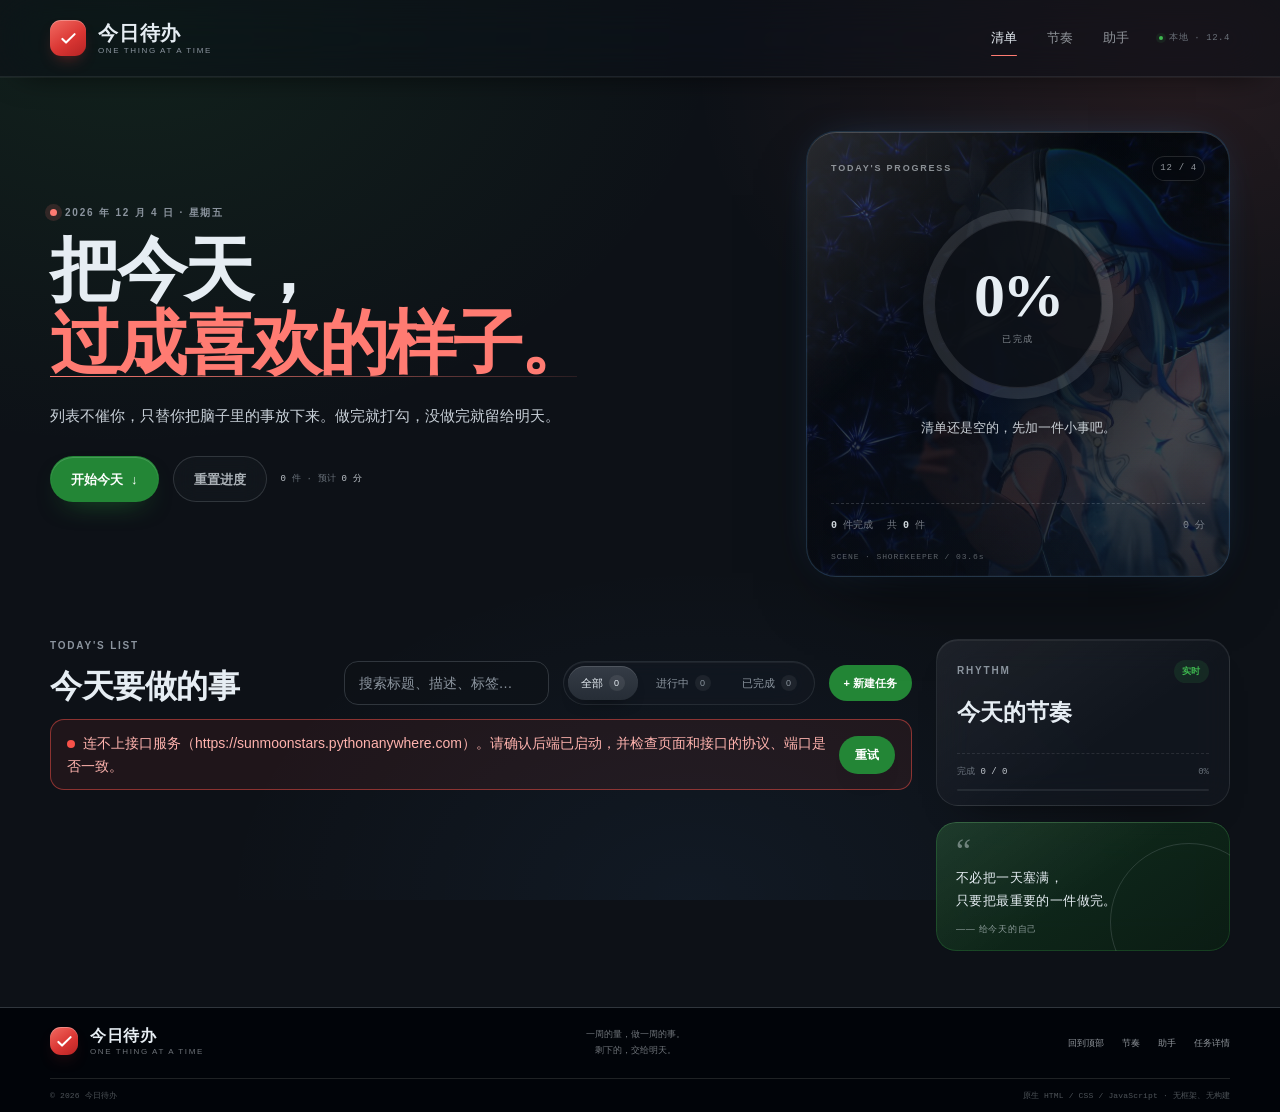
<file: index.html>
<!DOCTYPE html>
<html lang="zh-CN">
<head>
  <meta charset="UTF-8">
  <meta name="viewport" content="width=device-width, initial-scale=1">
  <meta name="description" content="今日待办：一个用原生 HTML、CSS、JavaScript 写成的静态待办清单。把今天的事一件件放下来。">
  <meta name="theme-color" content="#0D1117">
  <title>今日待办 · 把今天过成喜欢的样子</title>
  <link rel="icon" href="data:image/svg+xml,%3Csvg xmlns='http://www.w3.org/2000/svg' viewBox='0 0 64 64'%3E%3Crect width='64' height='64' rx='16' fill='%23DA3633'/%3E%3Cpath d='M18 33l9 9 19-21' fill='none' stroke='%23FFFFFF' stroke-width='6' stroke-linecap='round' stroke-linejoin='round'/%3E%3C/svg%3E">
  <link rel="icon" href="favicon.ico" sizes="any">
  <link rel="stylesheet" href="css/style.css">
  <link rel="stylesheet" href="css/refresh.css">
  <link rel="stylesheet" href="css/api-state.css">
  <script src="js/tasks-data.js" defer></script>
  <script src="js/utils.js" defer></script>
  <script src="js/config.js" defer></script>
  <script src="js/api.js" defer></script>
  <script src="js/store.js" defer></script>
  <script src="js/editor.js" defer></script>
  <script src="js/app.js" defer></script>
</head>
<body>
  <a class="skip-link" href="#main">跳到主要内容</a>

  <header class="site-header">
    <div class="shell header-inner">
      <a class="brand" href="index.html" aria-label="今日待办首页">
        <span class="brand-mark" aria-hidden="true">
          <svg viewBox="0 0 24 24"><path d="M5 12.5 9.2 16.7 19 7" fill="none" stroke="currentColor" stroke-width="2.4" stroke-linecap="round" stroke-linejoin="round"/></svg>
        </span>
        <span class="brand-text">
          今日待办
          <small>ONE THING AT A TIME</small>
        </span>
      </a>

      <nav class="site-nav" aria-label="主导航">
        <a class="is-active" href="index.html" aria-current="page">清单</a>
        <a href="#rhythm">节奏</a>
        <a href="chat.html">助手</a>
        <span class="nav-live"><i aria-hidden="true"></i>本地 · <span data-today-short>11.11</span></span>
      </nav>
    </div>
  </header>

  <main id="main">
    <section class="hero shell" aria-labelledby="hero-title">
      <div class="hero-copy">
        <p class="eyebrow"><span class="pulse-dot" aria-hidden="true"></span><span data-today>今天</span></p>
        <h1 id="hero-title">把今天，<br><em>过成喜欢的样子。</em></h1>
        <p class="lede">列表不催你，只替你把脑子里的事放下来。做完就打勾，没做完就留给明天。</p>
        <div class="hero-actions">
          <a class="btn btn-primary" href="#tasks">开始今天 <span aria-hidden="true">↓</span></a>
          <button class="btn btn-ghost" type="button" data-reset>重置进度</button>
          <p class="hero-stat"><b data-total-count>0</b> 件 · 预计 <b data-total-time>0 分</b></p>
        </div>
      </div>

      <aside class="progress-card" aria-labelledby="progress-title">
        <div class="card-top">
          <p class="eyebrow">TODAY'S PROGRESS</p>
          <span class="card-date" data-card-date>11 / 11</span>
        </div>
        <h2 class="sr-only" id="progress-title">今日完成进度</h2>
        <div class="progress-ring" data-ring style="--p:0">
          <div class="progress-ring-inner">
            <strong data-percent>0%</strong>
            <span>已完成</span>
          </div>
        </div>
        <p class="progress-text" data-progress-text>清单还是空的，先加一件小事吧。</p>
        <div class="progress-meta">
          <span><b data-done-count>0</b> 件完成</span>
          <span>共 <b data-total-count>0</b> 件</span>
          <span data-total-time>0 分</span>
        </div>
        <span class="scene-note">SCENE · SHOREKEEPER / 03.6s</span>
      </aside>
    </section>

    <div class="shell content-grid">
      <section class="tasks-section" id="tasks" aria-labelledby="tasks-title">
        <div class="section-heading">
          <div>
            <p class="eyebrow">TODAY'S LIST</p>
            <h2 id="tasks-title">今天要做的事</h2>
          </div>
          <div class="section-tools">
            <label class="task-search">
              <span class="sr-only">搜索任务</span>
              <input id="task-search" type="search" placeholder="搜索标题、描述、标签…" autocomplete="off">
            </label>
            <div class="tabs" role="tablist" aria-label="筛选任务">
              <button class="tab is-active" id="tab-all" role="tab" aria-selected="true" aria-controls="panel-all" tabindex="0" data-filter="all">
                全部 <span class="tab-count" data-count="all">0</span>
              </button>
              <button class="tab" id="tab-active" role="tab" aria-selected="false" aria-controls="panel-active" tabindex="-1" data-filter="active">
                进行中 <span class="tab-count" data-count="active">0</span>
              </button>
              <button class="tab" id="tab-done" role="tab" aria-selected="false" aria-controls="panel-done" tabindex="-1" data-filter="done">
                已完成 <span class="tab-count" data-count="done">0</span>
              </button>
            </div>
            <button class="btn btn-primary btn-small" type="button" data-new-task>+ 新建任务</button>
          </div>
        </div>

        <div class="api-state" data-api-state data-api-kind="idle" hidden>
          <p class="api-state-text" data-api-text role="status" aria-live="polite"></p>
          <button class="btn btn-primary btn-small" type="button" data-retry>重试</button>
        </div>

        <div class="tab-panel" id="panel-all" role="tabpanel" aria-labelledby="tab-all" tabindex="0" data-panel="all">
          <p class="list-summary" data-summary="all">正在整理今天的清单…</p>
          <ul class="task-list" data-list="all" aria-label="全部任务"></ul>
          <div class="empty-state" data-empty="all" hidden>
            <span class="empty-icon" aria-hidden="true">✓</span>
            <h3>今天还没有任务</h3>
            <p>点「新建任务」，从第一件小事开始。</p>
          </div>
        </div>

        <div class="tab-panel" id="panel-active" role="tabpanel" aria-labelledby="tab-active" tabindex="0" data-panel="active" hidden>
          <p class="list-summary" data-summary="active">正在整理今天的清单…</p>
          <ul class="task-list" data-list="active" aria-label="进行中的任务"></ul>
          <div class="empty-state" data-empty="active" hidden>
            <span class="empty-icon" aria-hidden="true">✓</span>
            <h3>这一栏清空了</h3>
            <p>没有进行中的任务，点「新建任务」加一件。</p>
          </div>
        </div>

        <div class="tab-panel" id="panel-done" role="tabpanel" aria-labelledby="tab-done" tabindex="0" data-panel="done" hidden>
          <p class="list-summary" data-summary="done">正在整理今天的清单…</p>
          <ul class="task-list" data-list="done" aria-label="已完成的任务"></ul>
          <div class="empty-state" data-empty="done" hidden>
            <span class="empty-icon" aria-hidden="true">○</span>
            <h3>还没有打勾的任务</h3>
            <p>完成第一件任务后，它会出现在这里。</p>
          </div>
        </div>
      </section>

      <aside class="side-column" aria-label="清单概览">
        <section class="panel rhythm-panel" id="rhythm" aria-labelledby="rhythm-title">
          <div class="panel-head">
            <p class="eyebrow">RHYTHM</p>
            <span class="badge">实时</span>
          </div>
          <h2 id="rhythm-title">今天的节奏</h2>
          <div class="next-list" data-next-list></div>
          <div class="panel-foot">
            <span>完成 <b data-side-done>0 / 0</b></span>
            <span data-percent>0%</span>
          </div>
          <div class="mini-bar" aria-hidden="true"><span data-rhythm-bar></span></div>
        </section>

        <figure class="quote-card">
          <span class="quote-mark" aria-hidden="true">“</span>
          <blockquote>不必把一天塞满，<br>只要把最重要的一件做完。</blockquote>
          <figcaption>—— 给今天的自己</figcaption>
        </figure>
      </aside>
    </div>

  </main>

  <footer class="site-footer">
    <div class="shell footer-top">
      <div class="footer-brand">
        <a class="brand" href="index.html" aria-label="今日待办首页">
          <span class="brand-mark" aria-hidden="true">
            <svg viewBox="0 0 24 24"><path d="M5 12.5 9.2 16.7 19 7" fill="none" stroke="currentColor" stroke-width="2.4" stroke-linecap="round" stroke-linejoin="round"/></svg>
          </span>
          <span class="brand-text">
            今日待办
            <small>ONE THING AT A TIME</small>
          </span>
        </a>
      </div>
      <p class="footer-line">一周的量，做一周的事。<br>剩下的，交给明天。</p>
      <nav class="footer-nav" aria-label="页脚导航">
        <a href="#main">回到顶部</a>
        <a href="#rhythm">节奏</a>
        <a href="chat.html">助手</a>
        <a href="detail.html?id=t1">任务详情</a>
      </nav>
    </div>
    <div class="shell footer-bottom">
      <p>© <span data-year>2026</span> 今日待办</p>
      <p>原生 HTML / CSS / JavaScript · 无框架、无构建</p>
    </div>
  </footer>

  <dialog class="task-dialog" id="task-dialog" aria-labelledby="task-dialog-title">
    <form class="task-form" id="task-form" novalidate>
      <div class="dialog-head">
        <div>
          <p class="eyebrow">TASK EDITOR</p>
          <h2 id="task-dialog-title">编辑任务</h2>
          <p class="dialog-hint">所有字段都可以留空；标题空着会存成「未命名任务」。</p>
        </div>
        <button class="dialog-close" type="button" data-close-dialog aria-label="关闭编辑窗口">&times;</button>
      </div>

      <div class="form-grid">
        <label class="field field-wide" for="task-title">标题
          <input id="task-title" name="title" type="text" maxlength="50" autocomplete="off" placeholder="不填就叫「未命名任务」">
        </label>

        <label class="field field-wide" for="task-summary">一句话描述
          <textarea id="task-summary" name="summary" rows="2" maxlength="120" placeholder="做完这件事，具体是什么样子？（可不填）"></textarea>
        </label>

        <label class="field" for="task-tag">标签
          <select id="task-tag" name="tag">
            <option value="学习">学习</option>
            <option value="项目">项目</option>
            <option value="生活">生活</option>
            <option value="复盘">复盘</option>
          </select>
        </label>

        <label class="field" for="task-priority">优先级
          <select id="task-priority" name="priority">
            <option value="high">重要</option>
            <option value="medium">常规</option>
            <option value="low">轻松</option>
          </select>
        </label>

        <label class="field" for="task-date">截止日期
          <input id="task-date" name="date" type="date">
        </label>

        <label class="field" for="task-time">截止时间
          <input id="task-time" name="time" type="time">
        </label>

        <label class="field" for="task-estimate">预计用时（分钟）
          <input id="task-estimate" name="estimate" type="number" min="5" max="600" step="5" value="30" placeholder="可留空">
        </label>

        <label class="field field-wide" for="task-steps">完成步骤（一行一个）
          <textarea id="task-steps" name="steps" rows="4" placeholder="第一步行做什么&#10;第二步做什么&#10;最后怎么算完成（可不填）"></textarea>
        </label>

        <label class="field field-wide" for="task-note">给自己的备注
          <textarea id="task-note" name="note" rows="2" maxlength="200" placeholder="写一句提醒自己的话，可留空。"></textarea>
        </label>
      </div>

      <p class="form-error" id="task-form-error" role="alert" hidden></p>

      <div class="dialog-actions">
        <button class="btn btn-ghost" type="button" data-close-dialog>取消</button>
        <button class="btn btn-primary" id="task-submit" type="submit">保存修改</button>
      </div>
    </form>
  </dialog>

  <dialog class="confirm-dialog" id="confirm-dialog" aria-labelledby="confirm-title">
    <form method="dialog" class="confirm-form">
      <p class="eyebrow">DELETE TASK</p>
      <h2 id="confirm-title">删除这件任务？</h2>
      <p id="confirm-text">删除后不能撤销。</p>
      <div class="dialog-actions">
        <button class="btn btn-ghost" type="submit" value="cancel">取消</button>
        <button class="btn btn-danger" type="submit" value="confirm">删除</button>
      </div>
    </form>
  </dialog>

  <div class="toast" id="toast" role="status" aria-live="polite"></div>

  <noscript>
    <p class="noscript">这个清单需要 JavaScript 才能筛选和勾选，请启用后再试。</p>
  </noscript>
</body>
</html>
</file>
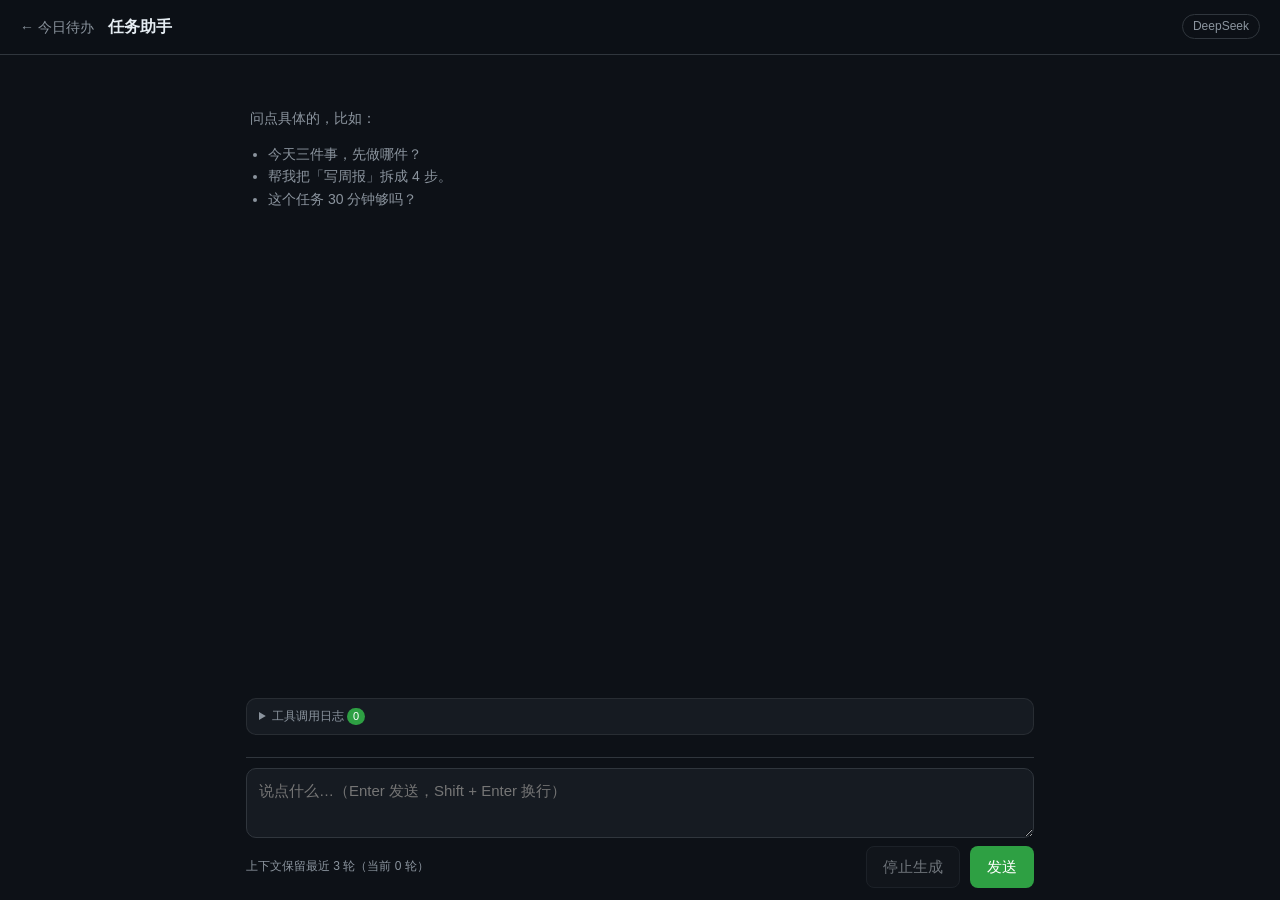
<file: chat.html>
<!doctype html>
<html lang="zh-CN">
<head>
  <meta charset="utf-8">
  <meta name="viewport" content="width=device-width, initial-scale=1">
  <meta name="color-scheme" content="dark">
  <title>任务助手 · 今日待办</title>
  <link rel="icon" href="favicon.ico">
  <link rel="stylesheet" href="css/chat.css">
</head>
<body>
  <header class="chat-header">
    <a class="chat-back" href="index.html">← 今日待办</a>
    <h1>任务助手</h1>
    <span class="chat-model">DeepSeek</span>
  </header>

  <main class="chat-main">
    <div class="chat-log" id="chat-log" aria-live="polite">
      <div class="chat-empty" id="chat-empty">
        <p>问点具体的，比如：</p>
        <ul>
          <li>今天三件事，先做哪件？</li>
          <li>帮我把「写周报」拆成 4 步。</li>
          <li>这个任务 30 分钟够吗？</li>
        </ul>
      </div>
    </div>

    <details class="chat-tools" id="chat-tools-panel">
      <summary>工具调用日志 <span class="chat-tool-count" id="chat-tool-count">0</span></summary>
      <div class="chat-tool-log" id="chat-tool-log">这次会话还没有调用工具。</div>
    </details>

    <div class="chat-error" id="chat-error" hidden role="alert">
      <span id="chat-error-text"></span>
      <button type="button" id="chat-error-close" aria-label="关闭提示">×</button>
    </div>

    <form class="chat-composer" id="chat-form">
      <textarea id="chat-input" rows="2" maxlength="1000"
        placeholder="说点什么…（Enter 发送，Shift + Enter 换行）"></textarea>
      <div class="chat-actions">
        <span class="chat-hint" id="chat-hint">上下文保留最近 3 轮</span>
        <button type="button" class="chat-btn" id="chat-stop" disabled>停止生成</button>
        <button type="submit" class="chat-btn chat-btn-primary" id="chat-send">发送</button>
      </div>
    </form>
  </main>

  <script src="js/config.js" defer></script>
  <script src="js/chat.js" defer></script>
</body>
</html>
</file>
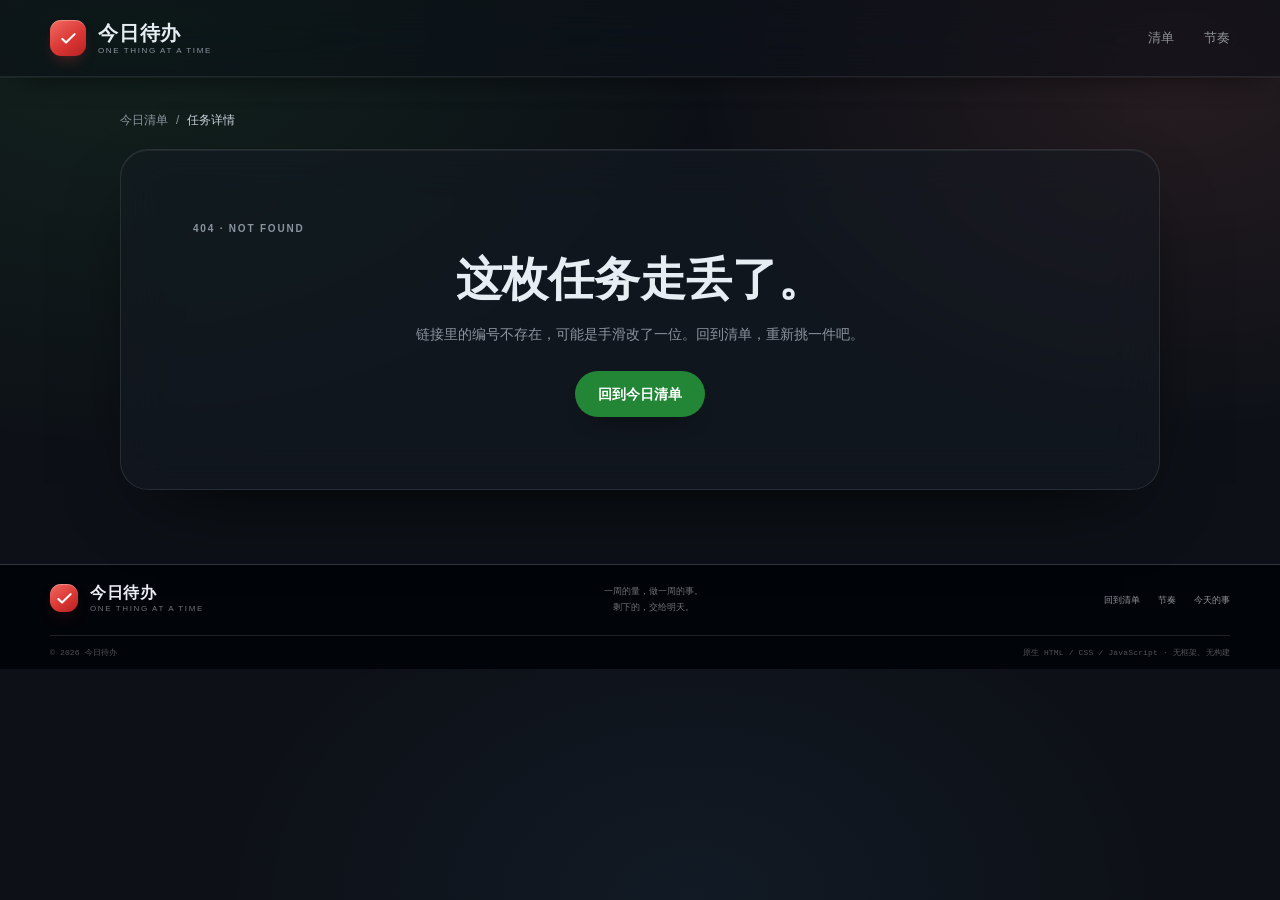
<file: detail.html>
<!DOCTYPE html>
<html lang="zh-CN">
<head>
  <meta charset="UTF-8">
  <meta name="viewport" content="width=device-width, initial-scale=1">
  <meta name="description" content="今日待办的任务详情：把一件小事拆成可以完成的具体步骤。">
  <meta name="theme-color" content="#0D1117">
  <title>任务详情 · 今日待办</title>
  <link rel="icon" href="data:image/svg+xml,%3Csvg xmlns='http://www.w3.org/2000/svg' viewBox='0 0 64 64'%3E%3Crect width='64' height='64' rx='16' fill='%23DA3633'/%3E%3Cpath d='M18 33l9 9 19-21' fill='none' stroke='%23FFFFFF' stroke-width='6' stroke-linecap='round' stroke-linejoin='round'/%3E%3C/svg%3E">
  <link rel="icon" href="favicon.ico" sizes="any">
  <link rel="stylesheet" href="css/style.css">
  <link rel="stylesheet" href="css/refresh.css">
  <script src="js/tasks-data.js" defer></script>
  <script src="js/utils.js" defer></script>
  <script src="js/config.js" defer></script>
  <script src="js/api.js" defer></script>
  <script src="js/store.js" defer></script>
  <script src="js/editor.js" defer></script>
  <script src="js/detail.js" defer></script>
</head>
<body class="page-detail">
  <a class="skip-link" href="#main">跳到主要内容</a>

  <header class="site-header">
    <div class="shell header-inner">
      <a class="brand" href="index.html" aria-label="今日待办首页">
        <span class="brand-mark" aria-hidden="true">
          <svg viewBox="0 0 24 24"><path d="M5 12.5 9.2 16.7 19 7" fill="none" stroke="currentColor" stroke-width="2.4" stroke-linecap="round" stroke-linejoin="round"/></svg>
        </span>
        <span class="brand-text">
          今日待办
          <small>ONE THING AT A TIME</small>
        </span>
      </a>

      <nav class="site-nav" aria-label="主导航">
        <a href="index.html">清单</a>
        <a href="index.html#rhythm">节奏</a>
      </nav>
    </div>
  </header>

  <main class="detail-main shell" id="main">
    <nav class="breadcrumb" aria-label="面包屑">
      <a href="index.html">今日清单</a>
      <span aria-hidden="true">/</span>
      <span aria-current="page">任务详情</span>
    </nav>

    <article class="detail-card" data-detail aria-live="polite">
      <div class="detail-loading">
        <p class="eyebrow">LOADING</p>
        <h1>正在把任务铺开…</h1>
        <p>稍等一下，马上就好。</p>
      </div>
    </article>

    <nav class="detail-pager" data-pager aria-label="任务翻页" hidden></nav>
  </main>

  <footer class="site-footer">
    <div class="shell footer-top">
      <div class="footer-brand">
        <a class="brand" href="index.html" aria-label="今日待办首页">
          <span class="brand-mark" aria-hidden="true">
            <svg viewBox="0 0 24 24"><path d="M5 12.5 9.2 16.7 19 7" fill="none" stroke="currentColor" stroke-width="2.4" stroke-linecap="round" stroke-linejoin="round"/></svg>
          </span>
          <span class="brand-text">
            今日待办
            <small>ONE THING AT A TIME</small>
          </span>
        </a>
      </div>
      <p class="footer-line">一周的量，做一周的事。<br>剩下的，交给明天。</p>
      <nav class="footer-nav" aria-label="页脚导航">
        <a href="index.html">回到清单</a>
        <a href="index.html#rhythm">节奏</a>
        <a href="index.html#tasks">今天的事</a>
      </nav>
    </div>
    <div class="shell footer-bottom">
      <p>© <span data-year>2026</span> 今日待办</p>
      <p>原生 HTML / CSS / JavaScript · 无框架、无构建</p>
    </div>
  </footer>

  <dialog class="task-dialog" id="task-dialog" aria-labelledby="task-dialog-title">
    <form class="task-form" id="task-form" novalidate>
      <div class="dialog-head">
        <div>
          <p class="eyebrow">TASK EDITOR</p>
          <h2 id="task-dialog-title">编辑任务</h2>
        </div>
        <button class="dialog-close" type="button" data-close-dialog aria-label="关闭编辑窗口">&times;</button>
      </div>

      <div class="form-grid">
        <label class="field field-wide" for="task-title">标题
          <input id="task-title" name="title" type="text" maxlength="60" required autocomplete="off" placeholder="例如：把首页的文案再顺一遍">
        </label>

        <label class="field field-wide" for="task-summary">一句话描述
          <textarea id="task-summary" name="summary" rows="2" maxlength="120" required placeholder="做完这件事，具体是什么样子？"></textarea>
        </label>

        <label class="field" for="task-tag">标签
          <select id="task-tag" name="tag">
            <option value="学习">学习</option>
            <option value="项目">项目</option>
            <option value="生活">生活</option>
            <option value="复盘">复盘</option>
          </select>
        </label>

        <label class="field" for="task-priority">优先级
          <select id="task-priority" name="priority">
            <option value="high">重要</option>
            <option value="medium">常规</option>
            <option value="low">轻松</option>
          </select>
        </label>

        <label class="field" for="task-date">截止日期
          <input id="task-date" name="date" type="date" required>
        </label>

        <label class="field" for="task-time">截止时间
          <input id="task-time" name="time" type="time" required>
        </label>

        <label class="field" for="task-estimate">预计用时（分钟）
          <input id="task-estimate" name="estimate" type="number" min="5" max="600" step="5" value="30" required>
        </label>

        <label class="field field-wide" for="task-steps">完成步骤（一行一个）
          <textarea id="task-steps" name="steps" rows="4" required placeholder="第一步行做什么&#10;第二步做什么&#10;最后怎么算完成"></textarea>
        </label>

        <label class="field field-wide" for="task-note">给自己的备注
          <textarea id="task-note" name="note" rows="2" maxlength="200" placeholder="写一句提醒自己的话，可留空。"></textarea>
        </label>
      </div>

      <p class="form-error" id="task-form-error" role="alert" hidden></p>

      <div class="dialog-actions">
        <button class="btn btn-ghost" type="button" data-close-dialog>取消</button>
        <button class="btn btn-primary" id="task-submit" type="submit">保存修改</button>
      </div>
    </form>
  </dialog>

  <dialog class="confirm-dialog" id="confirm-dialog" aria-labelledby="confirm-title">
    <form method="dialog" class="confirm-form">
      <p class="eyebrow">DELETE TASK</p>
      <h2 id="confirm-title">删除这件任务？</h2>
      <p id="confirm-text">删除后不能撤销。</p>
      <div class="dialog-actions">
        <button class="btn btn-ghost" type="submit" value="cancel">取消</button>
        <button class="btn btn-danger" type="submit" value="confirm">删除</button>
      </div>
    </form>
  </dialog>

  <div class="toast" id="toast" role="status" aria-live="polite"></div>

  <noscript>
    <p class="noscript">任务详情需要 JavaScript 才能读取，请启用后再试。</p>
  </noscript>
</body>
</html>
</file>
<file: css/style.css>
/* =========================================================
   今日待办 · 原生 HTML / CSS / JS
   设计关键词：纸张、铅笔、番茄红、墨绿
   ========================================================= */

:root {
  color-scheme: dark;
  --paper: #0d1117;
  --paper-deep: #21262d;
  --card: #161b22;
  --ink: #e6edf3;
  --ink-soft: #c9d1d9;
  --muted: #8b949e;
  --line: #30363d;
  --line-strong: #484f58;
  --accent: #ff7b72;
  --accent-deep: #ffa198;
  --accent-wash: rgba(255, 123, 114, 0.12);
  --accent-solid: #da3633;
  --green: #3fb950;
  --green-deep: #14532d;
  --green-wash: rgba(63, 185, 80, 0.12);
  --amber: #e3b341;
  --amber-wash: rgba(227, 179, 65, 0.12);
  --blue: #79c0ff;
  --blue-wash: rgba(121, 192, 255, 0.12);
  --purple: #d2a8ff;
  --purple-wash: rgba(210, 168, 255, 0.12);
  --shadow: 0 20px 45px -32px rgba(1, 4, 9, 0.85);
  --font-sans: "Noto Sans SC", "PingFang SC", "Hiragino Sans GB", "Microsoft YaHei", "Segoe UI", sans-serif;
  --font-serif: "Noto Serif SC", "Songti SC", "STSong", "SimSun", serif;
}

*,
*::before,
*::after {
  box-sizing: border-box;
}

html {
  scroll-behavior: smooth;
  -webkit-text-size-adjust: 100%;
}

body {
  margin: 0;
  min-height: 100vh;
  overflow-x: clip;
  color: var(--ink);
  font-family: var(--font-sans);
  font-size: 16px;
  line-height: 1.65;
  background-color: var(--paper);
  background-image:
    radial-gradient(circle at 10% 6%, rgba(255, 123, 114, 0.06), transparent 30rem),
    radial-gradient(circle at 92% 18%, rgba(63, 185, 80, 0.05), transparent 34rem),
    radial-gradient(circle at 50% 100%, rgba(88, 166, 255, 0.04), transparent 28rem);
  background-repeat: no-repeat;
  -webkit-font-smoothing: antialiased;
  text-rendering: optimizeLegibility;
}

body.is-all-done .progress-text {
  color: var(--green);
  font-weight: 600;
}

[hidden] {
  display: none !important;
}

h1,
h2,
h3,
p,
figure,
blockquote,
dl,
dd {
  margin: 0;
}

ul,
ol {
  margin: 0;
  padding: 0;
}

img,
svg {
  display: block;
  max-width: 100%;
}

button,
input {
  font: inherit;
}

a {
  color: inherit;
}

::selection {
  background: rgba(228, 87, 46, 0.22);
}

:focus-visible {
  outline: 2px solid var(--accent);
  outline-offset: 3px;
}

.shell {
  width: min(1120px, calc(100% - 56px));
  margin-inline: auto;
}

.sr-only {
  position: absolute !important;
  width: 1px !important;
  height: 1px !important;
  padding: 0 !important;
  margin: -1px !important;
  overflow: hidden !important;
  clip: rect(0, 0, 0, 0) !important;
  white-space: nowrap !important;
  border: 0 !important;
}

.skip-link {
  position: fixed;
  top: -90px;
  left: 16px;
  z-index: 100;
  padding: 11px 18px;
  border-radius: 999px;
  background: var(--ink);
  color: var(--paper);
  font-size: 13px;
  text-decoration: none;
  transition: top 0.2s ease;
}

.skip-link:focus {
  top: 14px;
}

/* ---------- 顶部栏 ---------- */

.site-header {
  position: sticky;
  top: 0;
  z-index: 40;
  border-bottom: 1px solid rgba(227, 218, 203, 0.72);
  background: rgba(246, 241, 231, 0.84);
  -webkit-backdrop-filter: blur(14px);
  backdrop-filter: blur(14px);
}

.header-inner {
  display: flex;
  align-items: center;
  justify-content: space-between;
  gap: 24px;
  min-height: 76px;
}

.brand {
  display: inline-flex;
  align-items: center;
  gap: 12px;
  min-width: 0;
  color: var(--ink);
  text-decoration: none;
}

.brand-mark {
  flex: none;
  display: grid;
  place-items: center;
  width: 38px;
  height: 38px;
  border-radius: 11px;
  color: #fff8ec;
  background: var(--accent);
  box-shadow: 0 7px 16px -9px rgba(228, 87, 46, 0.9);
  transform: rotate(-3deg);
}

.brand-mark svg {
  width: 21px;
  height: 21px;
}

.brand-text {
  display: flex;
  flex-direction: column;
  gap: 1px;
  font-family: var(--font-serif);
  font-size: 19px;
  font-weight: 700;
  line-height: 1.2;
  letter-spacing: 0.04em;
  white-space: nowrap;
}

.brand-text small {
  font-family: var(--font-sans);
  font-size: 8px;
  font-weight: 500;
  line-height: 1.2;
  letter-spacing: 0.2em;
  color: var(--muted);
}

.site-nav {
  display: flex;
  align-items: center;
  gap: 4px;
}

.site-nav a {
  position: relative;
  display: inline-block;
  padding: 8px 12px;
  border-radius: 999px;
  color: var(--ink-soft);
  font-size: 14px;
  text-decoration: none;
  transition: color 0.2s ease, background-color 0.2s ease;
}

.site-nav a:hover {
  color: var(--ink);
  background: rgba(31, 42, 36, 0.05);
}

.site-nav a.is-active {
  color: var(--ink);
  font-weight: 600;
}

.site-nav a.is-active::after {
  content: "";
  position: absolute;
  left: 50%;
  bottom: 3px;
  width: 15px;
  height: 2px;
  border-radius: 2px;
  background: var(--accent);
  transform: translateX(-50%);
}

/* ---------- 首屏 ---------- */

.hero {
  display: grid;
  grid-template-columns: minmax(0, 1.22fr) minmax(280px, 0.78fr);
  gap: clamp(36px, 6vw, 84px);
  align-items: center;
  padding-block: clamp(48px, 8vw, 88px) clamp(42px, 7vw, 76px);
}

.hero-copy {
  min-width: 0;
}

.eyebrow {
  display: flex;
  align-items: center;
  gap: 8px;
  margin-bottom: 14px;
  color: var(--muted);
  font-size: 10px;
  font-weight: 600;
  letter-spacing: 0.18em;
  line-height: 1.4;
  text-transform: uppercase;
}

.pulse-dot {
  flex: none;
  width: 7px;
  height: 7px;
  border-radius: 50%;
  background: var(--accent);
  box-shadow: 0 0 0 5px rgba(228, 87, 46, 0.12);
}

.hero h1 {
  margin-bottom: 22px;
  font-family: var(--font-serif);
  font-size: clamp(42px, 6.2vw, 72px);
  font-weight: 700;
  line-height: 1.18;
  letter-spacing: -0.025em;
  text-wrap: balance;
}

.hero h1 em {
  font-style: normal;
  color: var(--accent);
  background: linear-gradient(transparent 68%, rgba(228, 87, 46, 0.16) 68%);
}

.lede {
  max-width: 36em;
  margin-bottom: 30px;
  color: var(--ink-soft);
  font-size: 16px;
  line-height: 1.9;
  text-wrap: pretty;
}

.hero-actions {
  display: flex;
  flex-wrap: wrap;
  align-items: center;
  gap: 12px;
}

.btn {
  display: inline-flex;
  align-items: center;
  justify-content: center;
  gap: 8px;
  min-height: 46px;
  padding: 0 22px;
  border: 1px solid transparent;
  border-radius: 999px;
  font-size: 14px;
  font-weight: 600;
  line-height: 1;
  text-decoration: none;
  cursor: pointer;
  white-space: nowrap;
  transition: transform 0.2s ease, background-color 0.2s ease, border-color 0.2s ease, color 0.2s ease;
}

.btn:hover {
  transform: translateY(-1px);
}

.btn-primary {
  color: #fffdf8;
  background: var(--green-deep);
  box-shadow: 0 13px 24px -18px rgba(36, 82, 61, 0.95);
}

.btn-primary:hover {
  background: var(--green);
}

.btn-ghost {
  color: var(--ink-soft);
  background: transparent;
  border-color: var(--line-strong);
}

.btn-ghost:hover {
  color: var(--ink);
  border-color: var(--ink-soft);
}

.btn-block {
  width: 100%;
}

/* 进度卡片 */

.progress-card {
  position: relative;
  padding: 38px 28px 28px;
  border: 1px solid var(--line);
  border-radius: 26px;
  background: var(--card);
  box-shadow: var(--shadow);
  text-align: center;
  transform: rotate(1.2deg);
  transition: transform 0.4s ease;
}

.progress-card:hover {
  transform: rotate(0deg);
}

.tape {
  position: absolute;
  top: -13px;
  left: 50%;
  width: 92px;
  height: 28px;
  background: rgba(231, 205, 146, 0.66);
  border-left: 1px dashed rgba(145, 114, 54, 0.22);
  border-right: 1px dashed rgba(145, 114, 54, 0.22);
  clip-path: polygon(2% 0, 98% 4%, 100% 96%, 0 100%);
  transform: translateX(-50%) rotate(-3deg);
}

.progress-card .eyebrow {
  justify-content: center;
  margin-bottom: 22px;
}

.progress-ring {
  --p: 0;
  position: relative;
  display: grid;
  place-items: center;
  width: 168px;
  max-width: 100%;
  aspect-ratio: 1;
  margin: 0 auto 22px;
  border-radius: 50%;
  background: conic-gradient(var(--accent) calc(var(--p) * 1%), var(--paper-deep) 0);
  transition: background 0.5s ease;
}

.progress-ring::before {
  content: "";
  position: absolute;
  inset: 11px;
  border-radius: 50%;
  background: var(--card);
  box-shadow: inset 0 0 0 1px rgba(227, 218, 203, 0.65);
}

.progress-ring.is-complete {
  background: conic-gradient(var(--green) calc(var(--p) * 1%), var(--paper-deep) 0);
}

.progress-ring-inner {
  position: relative;
  z-index: 1;
  display: flex;
  flex-direction: column;
  align-items: center;
  line-height: 1;
}

.progress-ring-inner strong {
  font-family: var(--font-serif);
  font-size: 42px;
  font-weight: 700;
  letter-spacing: -0.04em;
  font-variant-numeric: tabular-nums;
}

.progress-ring-inner span {
  margin-top: 9px;
  color: var(--muted);
  font-size: 10px;
  letter-spacing: 0.18em;
}

.progress-text {
  margin-bottom: 18px;
  color: var(--ink-soft);
  font-size: 14px;
}

.progress-meta {
  display: flex;
  justify-content: center;
  gap: 18px;
  padding-top: 16px;
  border-top: 1px dashed var(--line);
  color: var(--muted);
  font-size: 12px;
}

.progress-meta b {
  color: var(--ink);
  font-weight: 600;
  font-variant-numeric: tabular-nums;
}

/* ---------- 清单与侧栏 ---------- */

.content-grid {
  display: grid;
  grid-template-columns: minmax(0, 1fr) 318px;
  gap: clamp(28px, 4vw, 46px);
  align-items: start;
  padding-bottom: 16px;
}

.tasks-section {
  min-width: 0;
  scroll-margin-top: 98px;
}

.section-heading {
  display: flex;
  align-items: flex-end;
  justify-content: space-between;
  gap: 20px;
  margin-bottom: 22px;
}

.section-heading h2 {
  font-family: var(--font-serif);
  font-size: clamp(26px, 3vw, 34px);
  font-weight: 700;
  line-height: 1.3;
  letter-spacing: -0.012em;
}

.tabs {
  display: flex;
  gap: 5px;
  margin-bottom: 16px;
  padding: 5px;
  border: 1px solid var(--line);
  border-radius: 16px;
  background: rgba(255, 253, 248, 0.7);
}

.tab {
  flex: 1 1 0;
  display: inline-flex;
  align-items: center;
  justify-content: center;
  gap: 7px;
  min-width: 0;
  min-height: 42px;
  padding: 0 12px;
  border: 0;
  border-radius: 11px;
  color: var(--muted);
  background: transparent;
  font-size: 14px;
  cursor: pointer;
  transition: color 0.2s ease, background-color 0.2s ease, box-shadow 0.2s ease;
}

.tab:hover {
  color: var(--ink);
  background: rgba(31, 42, 36, 0.04);
}

.tab[aria-selected="true"] {
  color: var(--paper);
  background: var(--ink);
  box-shadow: 0 9px 18px -13px rgba(31, 42, 36, 0.9);
}

.tab-count {
  display: inline-grid;
  place-items: center;
  min-width: 21px;
  height: 21px;
  padding: 0 6px;
  border-radius: 999px;
  color: inherit;
  background: rgba(31, 42, 36, 0.07);
  font-size: 10px;
  font-variant-numeric: tabular-nums;
}

.tab[aria-selected="true"] .tab-count {
  background: rgba(246, 241, 231, 0.16);
}

.tab-panel {
  min-width: 0;
}

.tab-panel:focus-visible {
  outline-offset: 6px;
}

.list-summary {
  display: flex;
  align-items: center;
  gap: 8px;
  margin: 0 4px 12px;
  color: var(--muted);
  font-size: 12px;
  font-variant-numeric: tabular-nums;
}

.list-summary::before {
  content: "";
  flex: none;
  width: 16px;
  height: 1px;
  background: var(--accent);
}

.task-list {
  display: grid;
  gap: 11px;
  list-style: none;
}

.task-item {
  position: relative;
  display: grid;
  grid-template-columns: auto minmax(0, 1fr) auto;
  gap: 15px;
  align-items: start;
  padding: 19px 20px;
  border: 1px solid var(--line);
  border-radius: 18px;
  background: var(--card);
  box-shadow: 0 10px 24px -26px rgba(31, 42, 36, 0.55);
  transition: transform 0.2s ease, border-color 0.2s ease, box-shadow 0.2s ease, background-color 0.2s ease;
}

.task-item:hover {
  transform: translateY(-2px);
  border-color: var(--line-strong);
  box-shadow: 0 18px 30px -26px rgba(31, 42, 36, 0.45);
}

.task-item.is-done {
  background: rgba(255, 253, 248, 0.52);
}

.task-check {
  position: relative;
  display: block;
  flex: none;
  width: 26px;
  height: 26px;
  margin-top: 1px;
  cursor: pointer;
}

.task-check input {
  position: absolute;
  inset: 0;
  width: 100%;
  height: 100%;
  margin: 0;
  opacity: 0;
  cursor: pointer;
}

.checkmark {
  display: grid;
  place-items: center;
  width: 26px;
  height: 26px;
  border: 1.5px solid var(--line-strong);
  border-radius: 50%;
  background: #fff;
  transition: background-color 0.22s ease, border-color 0.22s ease, transform 0.15s ease;
}

.task-check:hover .checkmark {
  border-color: var(--green);
  transform: scale(1.05);
}

.checkmark svg {
  width: 15px;
  height: 15px;
  fill: none;
  stroke: #fff;
  stroke-width: 2.3;
  stroke-linecap: round;
  stroke-linejoin: round;
  stroke-dasharray: 22;
  stroke-dashoffset: 22;
  transition: stroke-dashoffset 0.25s ease 0.05s;
}

.task-check input:checked + .checkmark {
  border-color: var(--green);
  background: var(--green);
}

.task-check input:checked + .checkmark svg {
  stroke-dashoffset: 0;
}

.task-check input:focus-visible + .checkmark {
  outline: 3px solid rgba(47, 107, 79, 0.26);
  outline-offset: 3px;
}

.task-content {
  min-width: 0;
}

.task-heading {
  display: flex;
  flex-wrap: wrap;
  align-items: baseline;
  gap: 6px 10px;
  margin-bottom: 3px;
}

.task-heading h3 {
  min-width: 0;
  font-size: 16px;
  font-weight: 600;
  line-height: 1.55;
  letter-spacing: 0.005em;
}

.task-heading h3 a {
  color: var(--ink);
  text-decoration: none;
  background-image: linear-gradient(var(--accent), var(--accent));
  background-repeat: no-repeat;
  background-position: 0 100%;
  background-size: 0 1px;
  transition: background-size 0.25s ease;
}

.task-heading h3 a:hover {
  background-size: 100% 1px;
}

.is-done .task-heading h3 a {
  color: var(--muted);
  text-decoration: line-through;
  text-decoration-thickness: 1px;
  text-decoration-color: var(--line-strong);
}

.priority {
  display: inline-flex;
  align-items: center;
  gap: 5px;
  flex: none;
  padding: 3px 8px;
  border-radius: 999px;
  font-size: 9px;
  font-weight: 600;
  letter-spacing: 0.08em;
  line-height: 1.5;
  white-space: nowrap;
}

.priority-dot {
  width: 4px;
  height: 4px;
  border-radius: 50%;
  background: currentColor;
}

.priority-high {
  color: var(--accent-deep);
  background: var(--accent-wash);
}

.priority-medium {
  color: var(--amber);
  background: var(--amber-wash);
}

.priority-low {
  color: var(--green);
  background: var(--green-wash);
}

.task-summary {
  display: -webkit-box;
  margin: 4px 0 11px;
  overflow: hidden;
  color: var(--muted);
  font-size: 13px;
  line-height: 1.7;
  overflow-wrap: anywhere;
  -webkit-box-orient: vertical;
  -webkit-line-clamp: 2;
}

.task-meta {
  display: flex;
  flex-wrap: wrap;
  align-items: center;
  gap: 6px 9px;
  color: var(--muted);
  font-size: 11px;
  font-variant-numeric: tabular-nums;
}

.tag {
  display: inline-flex;
  align-items: center;
  padding: 3px 8px;
  border-radius: 6px;
  font-size: 9px;
  font-weight: 600;
  letter-spacing: 0.08em;
  line-height: 1.5;
}

.tag-study {
  color: var(--green);
  background: var(--green-wash);
}

.tag-project {
  color: var(--accent-deep);
  background: var(--accent-wash);
}

.tag-life {
  color: var(--blue);
  background: var(--blue-wash);
}

.tag-review {
  color: var(--purple);
  background: var(--purple-wash);
}

.tag-other {
  color: var(--ink-soft);
  background: var(--paper-deep);
}

.meta-sep {
  flex: none;
  width: 3px;
  height: 3px;
  border-radius: 50%;
  background: var(--line-strong);
}

.due {
  display: inline-flex;
  align-items: center;
  gap: 4px;
}

.due.is-soon,
.detail-meta dd.is-soon {
  color: var(--accent-deep);
  font-weight: 600;
}

.task-open {
  display: grid;
  place-items: center;
  width: 31px;
  height: 31px;
  border: 1px solid var(--line);
  border-radius: 50%;
  color: var(--muted);
  font-size: 14px;
  text-decoration: none;
  transition: transform 0.2s ease, background-color 0.2s ease, border-color 0.2s ease, color 0.2s ease;
}

.task-open:hover {
  color: var(--paper);
  background: var(--ink);
  border-color: var(--ink);
  transform: translateX(2px);
}

.empty-state {
  padding: 48px 24px;
  border: 1px dashed var(--line-strong);
  border-radius: 18px;
  background: rgba(255, 253, 248, 0.48);
  text-align: center;
}

.empty-icon {
  display: grid;
  place-items: center;
  width: 52px;
  height: 52px;
  margin: 0 auto 15px;
  border-radius: 50%;
  color: var(--green);
  background: var(--green-wash);
  font-size: 20px;
}

.empty-state h3 {
  margin-bottom: 6px;
  font-family: var(--font-serif);
  font-size: 20px;
}

.empty-state p {
  color: var(--muted);
  font-size: 13px;
}

/* 侧栏 */

.side-column {
  position: sticky;
  top: 98px;
  display: grid;
  gap: 17px;
  min-width: 0;
}

.panel {
  padding: 23px;
  border: 1px solid var(--line);
  border-radius: 20px;
  background: var(--card);
}

.panel-head {
  display: flex;
  align-items: center;
  justify-content: space-between;
  gap: 12px;
  margin-bottom: 10px;
}

.panel-head .eyebrow {
  margin: 0;
}

.badge {
  padding: 4px 8px;
  border-radius: 999px;
  color: var(--green);
  background: var(--green-wash);
  font-size: 9px;
  font-weight: 600;
  letter-spacing: 0.08em;
}

.panel h2 {
  margin-bottom: 16px;
  font-family: var(--font-serif);
  font-size: 21px;
  font-weight: 700;
  line-height: 1.35;
}

.rhythm-panel {
  scroll-margin-top: 98px;
}

.rhythm-list {
  display: grid;
  gap: 0;
  margin-bottom: 16px;
}

.rhythm-list div {
  display: flex;
  align-items: baseline;
  justify-content: space-between;
  gap: 14px;
  padding: 9px 0;
  border-bottom: 1px dashed var(--line);
}

.rhythm-list div:last-child {
  border-bottom: 0;
}

.rhythm-list dt {
  color: var(--muted);
  font-size: 12px;
}

.rhythm-list dd {
  color: var(--ink);
  font-size: 13px;
  font-weight: 600;
  font-variant-numeric: tabular-nums;
  white-space: nowrap;
}

.rhythm-bar {
  height: 7px;
  overflow: hidden;
  border-radius: 999px;
  background: var(--paper-deep);
}

.rhythm-bar span {
  display: block;
  width: 0;
  height: 100%;
  border-radius: inherit;
  background: linear-gradient(90deg, var(--accent), #ef8b5e);
  transition: width 0.5s ease;
}

.tiny {
  margin-top: 11px;
  color: var(--muted);
  font-size: 11px;
}

.quote-card {
  position: relative;
  overflow: hidden;
  padding: 26px 23px 20px;
  border-radius: 20px;
  color: #f8f2e6;
  background: var(--green-deep);
}

.quote-card::after {
  content: "";
  position: absolute;
  right: -38px;
  bottom: -50px;
  width: 158px;
  height: 158px;
  border: 1px solid rgba(248, 242, 230, 0.15);
  border-radius: 50%;
}

.quote-mark {
  display: block;
  margin-bottom: 8px;
  font-family: var(--font-serif);
  font-size: 54px;
  line-height: 0.65;
  opacity: 0.42;
}

.quote-card blockquote {
  margin-bottom: 14px;
  font-family: var(--font-serif);
  font-size: 16px;
  line-height: 1.9;
  letter-spacing: 0.03em;
}

.quote-card figcaption {
  color: rgba(248, 242, 230, 0.58);
  font-size: 10px;
  letter-spacing: 0.08em;
}

/* ---------- 页脚 ---------- */

.site-footer {
  margin-top: 34px;
  padding-block: 46px 22px;
  color: rgba(246, 241, 231, 0.8);
  background: var(--ink);
}

.footer-top {
  display: grid;
  grid-template-columns: minmax(0, 1.15fr) minmax(0, 1fr) auto;
  gap: 30px;
  align-items: start;
  padding-bottom: 32px;
  border-bottom: 1px solid rgba(246, 241, 231, 0.12);
}

.footer-brand .brand-text {
  color: var(--paper);
}

.footer-brand .brand-text small {
  color: rgba(246, 241, 231, 0.48);
}

.footer-line {
  font-family: var(--font-serif);
  font-size: 14px;
  line-height: 1.9;
  color: rgba(246, 241, 231, 0.72);
}

.footer-nav {
  display: flex;
  flex-wrap: wrap;
  gap: 8px 16px;
  font-size: 12px;
}

.footer-nav a {
  color: rgba(246, 241, 231, 0.62);
  text-decoration: none;
  transition: color 0.2s ease;
}

.footer-nav a:hover {
  color: var(--paper);
}

.footer-bottom {
  display: flex;
  flex-wrap: wrap;
  justify-content: space-between;
  gap: 8px 18px;
  padding-top: 17px;
  color: rgba(246, 241, 231, 0.44);
  font-size: 10px;
  letter-spacing: 0.02em;
}

/* ---------- 提示与无脚本 ---------- */

.toast {
  position: fixed;
  left: 50%;
  bottom: 24px;
  z-index: 80;
  max-width: calc(100% - 36px);
  padding: 11px 18px;
  border-radius: 999px;
  color: var(--paper);
  background: var(--ink);
  box-shadow: 0 18px 30px -18px rgba(0, 0, 0, 0.55);
  font-size: 13px;
  text-align: center;
  opacity: 0;
  pointer-events: none;
  transform: translate(-50%, 14px);
  transition: opacity 0.22s ease, transform 0.22s ease;
}

.toast.is-visible {
  opacity: 1;
  transform: translate(-50%, 0);
}

.noscript {
  position: fixed;
  left: 50%;
  bottom: 18px;
  z-index: 90;
  width: min(520px, calc(100% - 36px));
  padding: 12px 16px;
  border-radius: 12px;
  color: #fff;
  background: var(--accent-deep);
  font-size: 13px;
  text-align: center;
  transform: translateX(-50%);
}

/* ---------- 详情页 ---------- */

.detail-main {
  max-width: 1000px;
  padding-block: clamp(24px, 4vw, 42px) 60px;
}

.breadcrumb {
  display: flex;
  flex-wrap: wrap;
  align-items: center;
  gap: 8px;
  margin-bottom: 18px;
  color: var(--muted);
  font-size: 12px;
}

.breadcrumb a {
  color: var(--muted);
  text-decoration: none;
  transition: color 0.2s ease;
}

.breadcrumb a:hover {
  color: var(--accent-deep);
}

.breadcrumb span[aria-current="page"] {
  color: var(--ink-soft);
}

.detail-card {
  overflow: hidden;
  border: 1px solid var(--line);
  border-radius: 26px;
  background: var(--card);
  box-shadow: var(--shadow);
}

.detail-loading {
  padding: clamp(36px, 7vw, 70px);
  text-align: center;
}

.detail-loading h1 {
  margin-bottom: 10px;
  font-family: var(--font-serif);
  font-size: clamp(28px, 4vw, 42px);
}

.detail-loading > p:last-child {
  color: var(--muted);
  font-size: 13px;
}

.detail-hero {
  padding: clamp(28px, 5vw, 52px);
  border-bottom: 1px solid var(--line);
  background:
    linear-gradient(135deg, rgba(228, 87, 46, 0.065), transparent 56%),
    var(--card);
}

.detail-kicker {
  display: flex;
  flex-wrap: wrap;
  align-items: center;
  gap: 8px;
  margin-bottom: 17px;
}

.detail-kicker .tag,
.detail-kicker .priority {
  font-size: 10px;
  padding: 4px 9px;
}

.detail-hero h1 {
  max-width: 16em;
  margin-bottom: 15px;
  font-family: var(--font-serif);
  font-size: clamp(32px, 5vw, 50px);
  font-weight: 700;
  line-height: 1.28;
  letter-spacing: -0.02em;
  text-wrap: balance;
}

.detail-lede {
  max-width: 44em;
  margin-bottom: 27px;
  color: var(--muted);
  font-size: 14px;
  line-height: 1.9;
}

.detail-meta {
  display: grid;
  grid-template-columns: repeat(3, minmax(0, 1fr));
  gap: 16px;
  padding-top: 19px;
  border-top: 1px dashed var(--line);
}

.detail-meta dt {
  margin-bottom: 4px;
  color: var(--muted);
  font-size: 9px;
  font-weight: 600;
  letter-spacing: 0.13em;
}

.detail-meta dd {
  color: var(--ink);
  font-size: 13px;
  font-weight: 600;
  font-variant-numeric: tabular-nums;
}

.status {
  display: inline-flex;
  align-items: center;
  gap: 6px;
}

.status::before {
  content: "";
  flex: none;
  width: 6px;
  height: 6px;
  border-radius: 50%;
  background: var(--amber);
}

.status.is-done {
  color: var(--green);
}

.status.is-done::before {
  background: var(--green);
}

.detail-body {
  display: grid;
  grid-template-columns: minmax(0, 1fr) 286px;
  gap: clamp(28px, 4vw, 46px);
  padding: clamp(28px, 5vw, 48px);
}

.steps-section {
  min-width: 0;
}

.steps-section .section-heading {
  margin-bottom: 20px;
}

.steps-section .section-heading h2 {
  font-size: clamp(23px, 3vw, 29px);
}

.step-list {
  list-style: none;
}

.step-list li {
  position: relative;
  display: grid;
  grid-template-columns: 38px minmax(0, 1fr);
  gap: 15px;
  padding-bottom: 22px;
}

.step-list li:last-child {
  padding-bottom: 0;
}

.step-list li:not(:last-child)::before {
  content: "";
  position: absolute;
  top: 38px;
  bottom: 7px;
  left: 18px;
  width: 1px;
  background: var(--line);
}

.step-num {
  display: grid;
  place-items: center;
  width: 38px;
  height: 38px;
  border: 1px solid var(--line);
  border-radius: 50%;
  color: var(--accent-deep);
  background: var(--paper);
  font-family: var(--font-serif);
  font-size: 11px;
  font-weight: 700;
  letter-spacing: 0.04em;
}

.step-list p {
  padding-top: 7px;
  color: var(--ink-soft);
  font-size: 14px;
  line-height: 1.8;
  overflow-wrap: anywhere;
}

.detail-side {
  display: flex;
  flex-direction: column;
  align-items: stretch;
  gap: 15px;
}

.note-card {
  position: relative;
  padding: 28px 19px 19px;
  border: 1px solid #eeddb9;
  border-radius: 16px;
  background: var(--amber-wash);
}

.note-card .tape {
  top: -12px;
  width: 76px;
  height: 24px;
  background: rgba(255, 255, 255, 0.55);
}

.note-card .eyebrow {
  margin-bottom: 7px;
  font-size: 8px;
}

.note-card > p:last-child {
  color: #57462a;
  font-family: var(--font-serif);
  font-size: 14px;
  line-height: 1.9;
}

.text-link {
  align-self: flex-start;
  padding-bottom: 2px;
  border-bottom: 1px solid var(--line-strong);
  color: var(--ink-soft);
  font-size: 12px;
  text-decoration: none;
  transition: color 0.2s ease, border-color 0.2s ease;
}

.text-link:hover {
  color: var(--accent-deep);
  border-color: var(--accent);
}

.detail-pager {
  display: grid;
  grid-template-columns: 1fr 1fr;
  gap: 13px;
  margin-top: 20px;
}

.pager-link {
  display: flex;
  flex-direction: column;
  gap: 4px;
  min-width: 0;
  padding: 15px 17px;
  border: 1px solid var(--line);
  border-radius: 14px;
  background: rgba(255, 253, 248, 0.55);
  text-decoration: none;
  transition: background-color 0.2s ease, border-color 0.2s ease;
}

.pager-link:hover {
  border-color: var(--line-strong);
  background: var(--card);
}

.pager-link span {
  color: var(--muted);
  font-size: 9px;
  letter-spacing: 0.1em;
}

.pager-link strong {
  overflow: hidden;
  color: var(--ink-soft);
  font-size: 12px;
  font-weight: 500;
  text-overflow: ellipsis;
  white-space: nowrap;
}

.pager-next {
  text-align: right;
}

.not-found {
  padding: clamp(38px, 7vw, 72px);
  text-align: center;
}

.not-found h1 {
  margin-bottom: 12px;
  font-family: var(--font-serif);
  font-size: clamp(30px, 5vw, 46px);
  line-height: 1.3;
}

.not-found > p:not(.eyebrow) {
  max-width: 34em;
  margin: 0 auto 24px;
  color: var(--muted);
  font-size: 14px;
  line-height: 1.85;
}

/* ---------- 响应式 ---------- */

@media (max-width: 1040px) {
  .content-grid {
    grid-template-columns: minmax(0, 1fr) 288px;
  }

  .detail-body {
    grid-template-columns: minmax(0, 1fr) 260px;
  }
}

@media (max-width: 960px) {
  .hero {
    grid-template-columns: minmax(0, 1fr);
    gap: 30px;
    padding-top: 52px;
  }

  .progress-card {
    width: min(100%, 430px);
    margin-inline: auto;
    transform: rotate(0.8deg);
  }

  .content-grid {
    grid-template-columns: minmax(0, 1fr);
  }

  .side-column {
    position: static;
    grid-template-columns: repeat(2, minmax(0, 1fr));
  }

  .detail-body {
    grid-template-columns: minmax(0, 1fr);
  }

  .detail-side {
    display: grid;
    grid-template-columns: minmax(0, 1fr) minmax(0, 0.8fr);
    align-items: start;
  }

  .detail-side .note-card {
    grid-row: span 2;
  }

  .detail-side .btn {
    grid-column: 2;
  }

  .detail-side .text-link {
    grid-column: 2;
  }
}

@media (max-width: 760px) {
  .shell {
    width: min(1120px, calc(100% - 40px));
  }

  .footer-top {
    grid-template-columns: minmax(0, 1fr);
    gap: 18px;
  }

  .footer-nav {
    margin-top: 2px;
  }

}

@media (max-width: 620px) {
  .header-inner {
    gap: 10px;
    min-height: 68px;
  }

  .site-nav a {
    padding: 7px 9px;
    font-size: 13px;
  }

  .brand {
    gap: 9px;
  }

  .brand-mark {
    width: 35px;
    height: 35px;
    border-radius: 10px;
  }

  .brand-text {
    font-size: 17px;
  }

  .brand-text small {
    display: none;
  }

  .hero {
    padding-block: 34px 38px;
  }

  .hero h1 {
    margin-bottom: 18px;
    font-size: clamp(38px, 10.8vw, 48px);
  }

  .lede {
    margin-bottom: 24px;
    font-size: 14px;
    line-height: 1.85;
  }

  .progress-card {
    padding: 32px 20px 23px;
  }

  .progress-ring {
    width: 144px;
    margin-bottom: 17px;
  }

  .progress-ring-inner strong {
    font-size: 36px;
  }

  .progress-card .eyebrow {
    margin-bottom: 17px;
  }

  .section-heading {
    flex-direction: column;
    align-items: flex-start;
    gap: 5px;
    margin-bottom: 18px;
  }

  .section-note {
    padding-bottom: 0;
  }

  .tabs {
    gap: 3px;
    padding: 4px;
  }

  .tab {
    gap: 5px;
    min-height: 40px;
    padding: 0 7px;
    font-size: 13px;
  }

  .tab-count {
    min-width: 19px;
    height: 19px;
    padding: 0 5px;
  }

  .task-item {
    grid-template-columns: auto minmax(0, 1fr);
    gap: 12px;
    padding: 16px 14px;
  }

  .task-open {
    display: none;
  }

  .task-heading {
    gap: 5px 8px;
  }

  .task-heading h3 {
    font-size: 15px;
  }

  .task-summary {
    margin-bottom: 9px;
    font-size: 12px;
  }

  .task-meta {
    gap: 5px 7px;
    font-size: 10px;
  }

  .side-column {
    grid-template-columns: minmax(0, 1fr);
  }

  .panel,
  .quote-card {
    padding: 20px;
  }

  .site-footer {
    padding-top: 36px;
  }

  .footer-top {
    padding-bottom: 24px;
  }

  .detail-main {
    padding-top: 20px;
    padding-bottom: 40px;
  }

  .detail-card {
    border-radius: 20px;
  }

  .detail-hero {
    padding: 24px 20px;
  }

  .detail-hero h1 {
    font-size: clamp(29px, 8vw, 38px);
  }

  .detail-lede {
    margin-bottom: 22px;
    font-size: 13px;
  }

  .detail-meta {
    grid-template-columns: minmax(0, 1fr);
    gap: 0;
    padding-top: 10px;
  }

  .detail-meta div {
    display: flex;
    align-items: baseline;
    justify-content: space-between;
    gap: 16px;
    padding: 8px 0;
    border-bottom: 1px dashed var(--line);
  }

  .detail-meta div:last-child {
    border-bottom: 0;
    padding-bottom: 0;
  }

  .detail-meta dt {
    margin: 0;
  }

  .detail-body {
    gap: 28px;
    padding: 24px 20px;
  }

  .detail-side {
    display: flex;
  }

  .detail-side .note-card,
  .detail-side .btn,
  .detail-side .text-link {
    grid-column: auto;
    grid-row: auto;
  }

  .step-list li {
    grid-template-columns: 34px minmax(0, 1fr);
    gap: 12px;
  }

  .step-num {
    width: 34px;
    height: 34px;
    font-size: 10px;
  }

  .step-list li:not(:last-child)::before {
    top: 34px;
    left: 16px;
  }

  .step-list p {
    padding-top: 5px;
    font-size: 13px;
  }

  .detail-pager {
    grid-template-columns: minmax(0, 1fr);
    gap: 9px;
    margin-top: 14px;
  }

  .pager-next {
    text-align: left;
  }
}

@media (max-width: 400px) {
  .shell {
    width: calc(100% - 32px);
  }

  .header-inner {
    gap: 6px;
  }

  .site-nav a {
    padding: 7px 7px;
    font-size: 12.5px;
  }

  .hero h1 {
    font-size: clamp(35px, 10.6vw, 42px);
  }

  .hero-actions {
    gap: 9px;
  }

  .btn {
    min-height: 44px;
    padding: 0 18px;
    font-size: 13px;
  }

  .progress-meta {
    gap: 12px;
  }

  .task-item {
    padding: 15px 13px;
  }

  .task-heading h3 {
    font-size: 14.5px;
  }

  .detail-kicker .tag,
  .detail-kicker .priority {
    font-size: 9px;
  }
}

/* 任务操作与编辑弹窗 */

.btn-small {
  min-height: 38px;
  padding: 0 15px;
  font-size: 12px;
}

.btn-danger {
  color: #fffdf8;
  background: var(--accent-deep);
  box-shadow: 0 13px 24px -18px rgba(185, 61, 28, 0.95);
}

.btn-danger:hover {
  background: var(--accent);
}

.section-tools {
  display: flex;
  flex-direction: column;
  align-items: flex-end;
  gap: 9px;
}

.task-actions {
  display: flex;
  align-items: center;
  gap: 12px;
  margin-top: 9px;
}

.task-action {
  padding: 3px 0;
  border: 0;
  color: var(--muted);
  background: none;
  font: inherit;
  font-size: 12px;
  line-height: 1.5;
  text-decoration: underline;
  text-underline-offset: 3px;
  cursor: pointer;
}

.task-action:hover {
  color: var(--ink);
}

.task-action-danger:hover {
  color: var(--accent-deep);
}

.detail-actions {
  display: flex;
  justify-content: center;
  gap: 14px;
  padding-top: 2px;
}

.detail-actions .task-action {
  font-size: 12px;
}

.task-dialog,
.confirm-dialog {
  width: min(680px, calc(100% - 32px));
  max-height: calc(100vh - 32px);
  max-height: calc(100dvh - 32px);
  margin: auto;
  padding: 0;
  overflow: hidden;
  border: 1px solid var(--line);
  border-radius: 24px;
  color: var(--ink);
  background: var(--card);
  box-shadow: 0 30px 90px -30px rgba(31, 42, 36, 0.45);
}

.confirm-dialog {
  width: min(440px, calc(100% - 32px));
}

.task-dialog::backdrop,
.confirm-dialog::backdrop {
  background: rgba(31, 42, 36, 0.46);
  backdrop-filter: blur(3px);
}

.task-form {
  max-height: calc(100vh - 34px);
  max-height: calc(100dvh - 34px);
  padding: 26px 26px 22px;
  overflow-y: auto;
}

.dialog-head {
  display: flex;
  align-items: flex-start;
  justify-content: space-between;
  gap: 20px;
  margin-bottom: 18px;
}

.dialog-head .eyebrow {
  margin-bottom: 4px;
}

.dialog-head h2,
.confirm-form h2 {
  font-family: var(--font-serif);
  font-size: 26px;
  line-height: 1.3;
}

.dialog-close {
  display: grid;
  flex: none;
  place-items: center;
  width: 34px;
  height: 34px;
  border: 1px solid var(--line);
  border-radius: 50%;
  color: var(--muted);
  background: transparent;
  font-size: 22px;
  line-height: 1;
  cursor: pointer;
}

.dialog-close:hover {
  color: var(--ink);
  border-color: var(--line-strong);
}

.form-grid {
  display: grid;
  grid-template-columns: minmax(0, 1fr) minmax(0, 1fr);
  gap: 14px;
}

.field {
  display: flex;
  flex-direction: column;
  gap: 6px;
  color: var(--muted);
  font-size: 11px;
  font-weight: 600;
  letter-spacing: 0.05em;
}

.field-wide {
  grid-column: 1 / -1;
}

.field input,
.field select,
.field textarea {
  width: 100%;
  padding: 10px 12px;
  border: 1px solid var(--line-strong);
  border-radius: 10px;
  color: var(--ink);
  background: var(--paper);
  font: inherit;
  font-size: 14px;
  font-weight: 400;
  line-height: 1.6;
  letter-spacing: 0;
}

.field textarea {
  min-height: 44px;
  resize: vertical;
}

.field input:focus,
.field select:focus,
.field textarea:focus {
  border-color: var(--green);
  outline: 2px solid rgba(47, 107, 79, 0.28);
  outline-offset: 1px;
}

.field input::placeholder,
.field textarea::placeholder {
  color: #9a9a8d;
}

.form-error {
  margin-top: 12px;
  padding: 9px 12px;
  border-radius: 8px;
  color: var(--accent-deep);
  background: var(--accent-wash);
  font-size: 12px;
}

.dialog-actions {
  display: flex;
  justify-content: flex-end;
  gap: 10px;
  margin-top: 20px;
}

.confirm-form {
  padding: 28px;
}

.confirm-form .eyebrow {
  color: var(--accent-deep);
}

.confirm-form h2 {
  margin: 5px 0 10px;
}

.confirm-form > p:not(.eyebrow) {
  color: var(--muted);
  font-size: 14px;
  line-height: 1.8;
}

@media (max-width: 620px) {
  .section-tools {
    flex-direction: row;
    flex-wrap: wrap;
    align-items: center;
    gap: 8px 14px;
  }

  .form-grid {
    grid-template-columns: minmax(0, 1fr);
  }

  .task-form {
    padding: 22px 18px 18px;
  }

  .dialog-head h2 {
    font-size: 23px;
  }

  .dialog-actions {
    flex-direction: column-reverse;
  }

  .dialog-actions .btn {
    width: 100%;
  }

  .detail-actions {
    justify-content: flex-start;
  }
}

@media (prefers-reduced-motion: reduce) {
  html {
    scroll-behavior: auto;
  }

  *,
  *::before,
  *::after {
    animation-duration: 0.01ms !important;
    animation-iteration-count: 1 !important;
    transition-duration: 0.01ms !important;
  }
}

/* ---------- GitHub Dark ---------- */

.site-header {
  border-bottom-color: var(--line);
  background: rgba(13, 17, 23, 0.86);
}

.site-nav a:hover {
  background: rgba(255, 255, 255, 0.06);
}

.brand-mark {
  color: #fff;
  background: var(--accent-solid);
  box-shadow: 0 7px 16px -9px rgba(0, 0, 0, 0.9);
}

.pulse-dot {
  box-shadow: 0 0 0 5px rgba(255, 123, 114, 0.14);
}

.hero h1 em {
  background: linear-gradient(transparent 68%, rgba(255, 123, 114, 0.16) 68%);
}

.btn-primary {
  color: #fff;
  background: #238636;
  box-shadow: 0 13px 24px -18px rgba(0, 0, 0, 0.9);
}

.btn-primary:hover {
  background: #2ea043;
}

.btn-danger {
  color: #fff;
  background: var(--accent-solid);
  box-shadow: 0 13px 24px -18px rgba(0, 0, 0, 0.9);
}

.btn-danger:hover {
  background: #f85149;
}

.skip-link {
  border: 1px solid var(--line);
  color: var(--ink);
  background: #21262d;
}

.tape {
  background: rgba(187, 128, 9, 0.34);
  border-left-color: rgba(227, 179, 65, 0.18);
  border-right-color: rgba(227, 179, 65, 0.18);
}

.progress-ring::before {
  box-shadow: inset 0 0 0 1px rgba(48, 54, 61, 0.8);
}

.tabs {
  background: rgba(22, 27, 34, 0.7);
}

.tab:hover {
  background: rgba(255, 255, 255, 0.05);
}

.tab[aria-selected="true"] {
  color: var(--ink);
  background: #21262d;
  box-shadow: inset 0 0 0 1px var(--line-strong);
}

.tab-count {
  background: rgba(255, 255, 255, 0.06);
}

.tab[aria-selected="true"] .tab-count {
  background: rgba(255, 255, 255, 0.08);
}

.task-item {
  box-shadow: 0 10px 24px -26px rgba(0, 0, 0, 0.85);
}

.task-item:hover {
  box-shadow: 0 18px 30px -26px rgba(0, 0, 0, 0.75);
}

.task-item.is-done {
  background: #12171e;
}

.checkmark {
  background: #0d1117;
}

.task-check input:focus-visible + .checkmark {
  outline-color: rgba(63, 185, 80, 0.35);
}

.task-open:hover {
  color: var(--ink);
  background: #21262d;
  border-color: var(--line-strong);
}

.empty-state {
  background: rgba(22, 27, 34, 0.55);
}

.quote-card {
  color: #e6edf3;
  background: linear-gradient(145deg, #12351f, #0b1f13);
  box-shadow: inset 0 0 0 1px #1f6f31;
}

.quote-card::after {
  border-color: rgba(230, 237, 243, 0.14);
}

.quote-card figcaption {
  color: rgba(230, 237, 243, 0.58);
}

.site-footer {
  border-top: 1px solid var(--line);
  color: rgba(230, 237, 243, 0.8);
  background: #010409;
}

.footer-brand .brand-text {
  color: var(--ink);
}

.footer-brand .brand-text small {
  color: rgba(230, 237, 243, 0.48);
}

.footer-line {
  color: rgba(230, 237, 243, 0.72);
}

.footer-nav a {
  color: rgba(230, 237, 243, 0.62);
}

.footer-nav a:hover {
  color: var(--ink);
}

.footer-bottom {
  color: rgba(230, 237, 243, 0.44);
}

.toast {
  border: 1px solid var(--line);
  color: var(--ink);
  background: #21262d;
  box-shadow: 0 18px 30px -18px rgba(0, 0, 0, 0.8);
}

.noscript {
  color: #fff;
  background: var(--accent-solid);
}

.detail-hero {
  background:
    linear-gradient(135deg, rgba(255, 123, 114, 0.08), transparent 56%),
    var(--card);
}

.note-card {
  border-color: #3d3218;
  background: #1c180d;
}

.note-card .tape {
  background: rgba(227, 179, 65, 0.22);
  border-left-color: rgba(227, 179, 65, 0.12);
  border-right-color: rgba(227, 179, 65, 0.12);
}

.note-card > p:last-child {
  color: #e3d5b0;
}

.pager-link {
  background: #12171e;
}

.pager-link:hover {
  background: #1c2128;
}

.task-dialog,
.confirm-dialog {
  box-shadow: 0 30px 90px -30px rgba(0, 0, 0, 0.9);
}

.task-dialog::backdrop,
.confirm-dialog::backdrop {
  background: rgba(1, 4, 9, 0.72);
}

.field input,
.field select,
.field textarea {
  border-color: var(--line-strong);
  color: var(--ink);
  background: #0d1117;
}

.field input::placeholder,
.field textarea::placeholder {
  color: #6e7681;
}

.field input:focus,
.field select:focus,
.field textarea:focus {
  outline-color: rgba(63, 185, 80, 0.35);
}

.form-error {
  color: #ffa198;
  background: rgba(248, 81, 73, 0.12);
}

.confirm-form .eyebrow {
  color: #ffa198;
}

/* ---------- Liquid Glass · restrained ---------- */

body {
  background-color: #0d1117;
  background-image:
    radial-gradient(58rem 42rem at 10% 2%, rgba(63, 185, 80, 0.10), transparent 64%),
    radial-gradient(46rem 34rem at 92% 8%, rgba(255, 123, 114, 0.10), transparent 66%),
    radial-gradient(42rem 30rem at 54% 100%, rgba(88, 166, 255, 0.06), transparent 70%);
  background-attachment: fixed;
}

.site-header {
  border-bottom-color: rgba(240, 246, 252, 0.09);
  background: rgba(13, 17, 23, 0.62);
  -webkit-backdrop-filter: blur(26px) saturate(170%);
  backdrop-filter: blur(26px) saturate(170%);
  box-shadow:
    0 1px 0 rgba(255, 255, 255, 0.05),
    0 14px 34px -22px rgba(0, 0, 0, 0.9);
}

.brand-mark {
  background: linear-gradient(145deg, #f26b62, #da3633 56%, #b62324);
  box-shadow:
    inset 0 1px 0 rgba(255, 255, 255, 0.3),
    0 8px 18px -10px rgba(218, 54, 51, 0.9);
}

.progress-card {
  border-color: rgba(240, 246, 252, 0.12);
  background:
    linear-gradient(145deg, rgba(255, 255, 255, 0.085), rgba(255, 255, 255, 0.015) 44%, transparent 72%),
    rgba(22, 27, 34, 0.54);
  box-shadow:
    0 30px 72px -34px rgba(0, 0, 0, 0.95),
    inset 0 1px 0 rgba(255, 255, 255, 0.14),
    inset 0 0 0 1px rgba(255, 255, 255, 0.025);
  -webkit-backdrop-filter: blur(26px) saturate(170%);
  backdrop-filter: blur(26px) saturate(170%);
}

.tabs {
  border-color: rgba(240, 246, 252, 0.09);
  background: rgba(22, 27, 34, 0.46);
  box-shadow: inset 0 1px 0 rgba(255, 255, 255, 0.06);
  -webkit-backdrop-filter: blur(18px) saturate(150%);
  backdrop-filter: blur(18px) saturate(150%);
}

.tab[aria-selected="true"] {
  background: linear-gradient(180deg, #353c46, #262d36);
  box-shadow:
    inset 0 1px 0 rgba(255, 255, 255, 0.13),
    0 9px 18px -13px rgba(0, 0, 0, 0.95);
}

.task-item {
  border-color: rgba(240, 246, 252, 0.09);
  background:
    linear-gradient(145deg, rgba(255, 255, 255, 0.055), rgba(255, 255, 255, 0.012) 42%, transparent 70%),
    rgba(22, 27, 34, 0.58);
  box-shadow:
    0 16px 34px -30px rgba(0, 0, 0, 0.95),
    inset 0 1px 0 rgba(255, 255, 255, 0.06);
}

.task-item:hover {
  border-color: rgba(240, 246, 252, 0.18);
  box-shadow:
    0 20px 38px -30px rgba(0, 0, 0, 0.95),
    inset 0 1px 0 rgba(255, 255, 255, 0.1);
}

.task-item.is-done {
  background:
    linear-gradient(145deg, rgba(255, 255, 255, 0.03), transparent 55%),
    rgba(18, 23, 30, 0.5);
}

.panel {
  border-color: rgba(240, 246, 252, 0.09);
  background:
    linear-gradient(145deg, rgba(255, 255, 255, 0.055), transparent 60%),
    rgba(22, 27, 34, 0.55);
  box-shadow:
    0 20px 42px -32px rgba(0, 0, 0, 0.95),
    inset 0 1px 0 rgba(255, 255, 255, 0.06);
  -webkit-backdrop-filter: blur(18px) saturate(150%);
  backdrop-filter: blur(18px) saturate(150%);
}

.quote-card {
  background:
    linear-gradient(145deg, rgba(255, 255, 255, 0.06), transparent 52%),
    linear-gradient(145deg, rgba(18, 53, 31, 0.82), rgba(11, 31, 19, 0.8));
  box-shadow:
    inset 0 1px 0 rgba(255, 255, 255, 0.08),
    inset 0 0 0 1px rgba(63, 185, 80, 0.22);
  -webkit-backdrop-filter: blur(18px) saturate(140%);
  backdrop-filter: blur(18px) saturate(140%);
}

.detail-card {
  border-color: rgba(240, 246, 252, 0.1);
  background: rgba(22, 27, 34, 0.58);
  box-shadow:
    0 30px 76px -36px rgba(0, 0, 0, 0.95),
    inset 0 1px 0 rgba(255, 255, 255, 0.07);
  -webkit-backdrop-filter: blur(24px) saturate(160%);
  backdrop-filter: blur(24px) saturate(160%);
}

.detail-hero {
  background:
    linear-gradient(135deg, rgba(255, 123, 114, 0.09), transparent 56%),
    rgba(22, 27, 34, 0.32);
}

.note-card {
  border-color: rgba(227, 179, 65, 0.22);
  background:
    linear-gradient(145deg, rgba(227, 179, 65, 0.12), transparent 62%),
    rgba(28, 24, 13, 0.78);
  -webkit-backdrop-filter: blur(16px) saturate(140%);
  backdrop-filter: blur(16px) saturate(140%);
}

.pager-link {
  border-color: rgba(240, 246, 252, 0.09);
  background: rgba(22, 27, 34, 0.55);
}

.pager-link:hover {
  background: rgba(33, 38, 45, 0.75);
}

.task-dialog,
.confirm-dialog {
  border-color: rgba(240, 246, 252, 0.14);
  background:
    linear-gradient(145deg, rgba(255, 255, 255, 0.06), transparent 42%),
    rgba(22, 27, 34, 0.84);
  box-shadow:
    0 34px 100px -34px rgba(0, 0, 0, 0.95),
    inset 0 1px 0 rgba(255, 255, 255, 0.1);
  -webkit-backdrop-filter: blur(30px) saturate(180%);
  backdrop-filter: blur(30px) saturate(180%);
}

.task-dialog::backdrop,
.confirm-dialog::backdrop {
  background: rgba(1, 4, 9, 0.62);
  -webkit-backdrop-filter: blur(12px);
  backdrop-filter: blur(12px);
}

.toast {
  border-color: rgba(240, 246, 252, 0.12);
  background: rgba(33, 38, 45, 0.78);
  -webkit-backdrop-filter: blur(18px) saturate(160%);
  backdrop-filter: blur(18px) saturate(160%);
}

@supports not ((backdrop-filter: blur(1px)) or (-webkit-backdrop-filter: blur(1px))) {
  .site-header,
  .progress-card,
  .tabs,
  .panel,
  .detail-card,
  .task-dialog,
  .confirm-dialog,
  .toast {
    background: #161b22;
  }

  .task-item {
    background: #161b22;
  }
}

@media (prefers-reduced-transparency: reduce) {
  .site-header,
  .progress-card,
  .tabs,
  .panel,
  .detail-card,
  .task-dialog,
  .confirm-dialog,
  .toast {
    background: #161b22;
    -webkit-backdrop-filter: none;
    backdrop-filter: none;
  }

  .task-item {
    background: #161b22;
  }
}

/* Progress card uses a still from the local Wallpaper Engine scene. */

.progress-card {
  border-color: rgba(121, 192, 255, 0.2);
  background:
    radial-gradient(circle at 50% 40%, rgba(13, 17, 23, 0.88) 0 24%, rgba(13, 17, 23, 0.58) 48%, rgba(13, 17, 23, 0.76) 100%),
    linear-gradient(180deg, rgba(13, 17, 23, 0.42), rgba(13, 17, 23, 0.8)),
    url("../assets/progress-bg.jpg") center 42% / cover no-repeat,
    #161b22;
  box-shadow:
    0 30px 72px -34px rgba(0, 0, 0, 0.95),
    0 0 46px -24px rgba(88, 166, 255, 0.55),
    inset 0 1px 0 rgba(255, 255, 255, 0.16),
    inset 0 0 0 1px rgba(255, 255, 255, 0.025);
}

.progress-card .tape {
  background: rgba(121, 192, 255, 0.2);
  border-left-color: rgba(160, 210, 255, 0.18);
  border-right-color: rgba(160, 210, 255, 0.18);
}

@supports not ((backdrop-filter: blur(1px)) or (-webkit-backdrop-filter: blur(1px))) {
  .progress-card {
    background:
      radial-gradient(circle at 50% 40%, rgba(13, 17, 23, 0.88) 0 24%, rgba(13, 17, 23, 0.58) 48%, rgba(13, 17, 23, 0.76) 100%),
      linear-gradient(180deg, rgba(13, 17, 23, 0.42), rgba(13, 17, 23, 0.8)),
      url("../assets/progress-bg.jpg") center 42% / cover no-repeat,
      #161b22;
  }
}

@media (prefers-reduced-transparency: reduce) {
  .progress-card {
    background:
      radial-gradient(circle at 50% 40%, rgba(13, 17, 23, 0.88) 0 24%, rgba(13, 17, 23, 0.58) 48%, rgba(13, 17, 23, 0.76) 100%),
      linear-gradient(180deg, rgba(13, 17, 23, 0.42), rgba(13, 17, 23, 0.8)),
      url("../assets/progress-bg.jpg") center 42% / cover no-repeat,
      #161b22;
  }
}

/* 搜索框：和 Tab、新建按钮同一行 */
.section-tools {
  display: flex;
  flex-wrap: wrap;
  align-items: center;
  justify-content: flex-end;
  gap: 12px;
}

.task-search {
  flex: 1 1 180px;
  max-width: 300px;
  min-width: 160px;
}

.task-search input {
  width: 100%;
  min-height: 44px;
  padding: 0 14px;
  border: 1px solid var(--line);
  border-radius: 14px;
  background: rgba(13, 17, 23, 0.55);
  color: var(--ink);
  font-family: inherit;
  font-size: 14px;
  transition: border-color 0.2s ease, box-shadow 0.2s ease;
}

.task-search input::placeholder {
  color: var(--muted);
}

.task-search input:focus {
  outline: none;
  border-color: var(--line-strong);
  box-shadow: 0 0 0 3px rgba(88, 166, 255, 0.18);
}

.task-search input::-webkit-search-cancel-button {
  -webkit-appearance: none;
  appearance: none;
}

.dialog-hint {
  margin-top: 4px;
  color: var(--muted);
  font-size: 13px;
  line-height: 1.5;
}
</file>
<file: css/refresh.css>
/* =========================================================
   2026 视觉刷新
   基于预览稿：更安静的首屏、场景进度卡、单面板清单、节奏时间轴。
   只覆盖视觉，不改动清单逻辑。
   ========================================================= */

:root {
  --refresh-radius: 28px;
  --refresh-glass:
    linear-gradient(145deg, rgba(255, 255, 255, 0.07), rgba(255, 255, 255, 0.015) 46%, transparent 72%),
    rgba(22, 27, 34, 0.54);
}

::selection {
  background: rgba(255, 123, 114, 0.26);
}

body {
  background-color: #0d1117;
  background-image:
    radial-gradient(58rem 42rem at 10% 2%, rgba(63, 185, 80, 0.10), transparent 64%),
    radial-gradient(46rem 34rem at 92% 8%, rgba(255, 123, 114, 0.10), transparent 66%),
    radial-gradient(42rem 30rem at 54% 100%, rgba(88, 166, 255, 0.06), transparent 70%);
  background-attachment: fixed;
}

.shell {
  width: min(1180px, calc(100% - 72px));
}

/* ---------- 顶栏 ---------- */

.site-header {
  border-bottom-color: rgba(240, 246, 252, 0.08);
  background: rgba(13, 17, 23, 0.62);
  -webkit-backdrop-filter: blur(26px) saturate(170%);
  backdrop-filter: blur(26px) saturate(170%);
}

.header-inner {
  min-height: 76px;
}

.brand-mark {
  width: 36px;
  height: 36px;
  border-radius: 11px;
  transform: none;
}

.brand-text {
  font-size: 20px;
}

.site-nav {
  gap: 30px;
}

.site-nav a {
  padding: 10px 0;
  border-radius: 0;
  color: rgba(230, 237, 243, 0.58);
  font-size: 13px;
}

.site-nav a:hover {
  color: var(--ink);
  background: none;
}

.site-nav a.is-active {
  color: var(--ink);
  font-weight: 500;
}

.site-nav a.is-active::after {
  left: 0;
  bottom: 3px;
  width: 100%;
  height: 1px;
  background: var(--accent);
  transform: none;
}

.nav-live {
  display: inline-flex;
  align-items: center;
  gap: 6px;
  color: rgba(139, 148, 158, 0.72);
  font-family: "SFMono-Regular", Consolas, "Liberation Mono", monospace;
  font-size: 9px;
  letter-spacing: 0.06em;
  white-space: nowrap;
}

.nav-live i {
  width: 4px;
  height: 4px;
  border-radius: 50%;
  background: var(--green);
  box-shadow: 0 0 0 3px rgba(63, 185, 80, 0.09);
}

/* ---------- 首屏 ---------- */

.hero {
  grid-template-columns: minmax(0, 1.12fr) minmax(360px, 0.88fr);
  gap: clamp(32px, 5vw, 74px);
  align-items: center;
  padding-block: 54px 62px;
}

.hero-copy {
  max-width: 620px;
}

.hero h1 {
  margin-bottom: 22px;
  font-size: clamp(46px, 5.5vw, 78px);
  line-height: 1.04;
  letter-spacing: -0.04em;
}

.hero h1 em {
  position: relative;
  color: var(--accent);
  background: none;
  white-space: nowrap;
}

.hero h1 em::after {
  content: "";
  position: absolute;
  right: 0.15em;
  bottom: 5px;
  left: 0;
  height: 1px;
  background: linear-gradient(90deg, var(--accent), rgba(255, 123, 114, 0.12));
}

.lede {
  max-width: 34em;
  margin-bottom: 26px;
  font-size: 15px;
  line-height: 1.9;
}

.hero-actions {
  gap: 14px;
}

.hero-actions .btn {
  min-height: 46px;
  padding-inline: 20px;
  font-size: 13px;
}

.hero-actions .btn-primary {
  color: #fff;
  background: #238636;
  box-shadow:
    inset 0 1px 0 rgba(255, 255, 255, 0.16),
    0 12px 28px -16px rgba(35, 134, 54, 0.9);
}

.hero-actions .btn-primary:hover {
  background: #2ea043;
}

.hero-actions .btn-ghost {
  color: rgba(230, 237, 243, 0.72);
  background: rgba(22, 27, 34, 0.52);
  border-color: rgba(240, 246, 252, 0.14);
  -webkit-backdrop-filter: blur(12px);
  backdrop-filter: blur(12px);
}

.hero-stat {
  color: rgba(139, 148, 158, 0.72);
  font-family: "SFMono-Regular", Consolas, "Liberation Mono", monospace;
  font-size: 9px;
  letter-spacing: 0.02em;
  white-space: nowrap;
}

.hero-stat b {
  color: rgba(230, 237, 243, 0.82);
  font-weight: 500;
}

/* ---------- 场景进度卡 ---------- */

.progress-card {
  position: relative;
  display: flex;
  flex-direction: column;
  align-items: center;
  justify-self: end;
  width: 100%;
  max-width: 424px;
  min-height: 446px;
  margin: 0;
  padding: 24px 24px 42px;
  overflow: visible;
  border: 1px solid rgba(121, 192, 255, 0.20);
  border-radius: 30px;
  background:
    radial-gradient(circle at 50% 42%, rgba(8, 12, 18, 0.72) 0 25%, rgba(8, 12, 18, 0.32) 58%, rgba(8, 12, 18, 0.48) 100%),
    linear-gradient(180deg, rgba(8, 12, 18, 0.28), rgba(8, 12, 18, 0.72)),
    url("../assets/progress-bg.jpg") 58% 36% / cover no-repeat,
    #161b22;
  box-shadow:
    0 30px 72px -34px rgba(0, 0, 0, 0.95),
    0 0 46px -24px rgba(88, 166, 255, 0.55),
    inset 0 1px 0 rgba(255, 255, 255, 0.16),
    inset 0 0 0 1px rgba(255, 255, 255, 0.025);
  text-align: left;
  transform: none;
}

.progress-card:hover {
  transform: none;
}

.progress-card::before {
  content: "";
  position: absolute;
  z-index: 0;
  inset: 0;
  border-radius: inherit;
  background: linear-gradient(135deg, rgba(255, 255, 255, 0.14), transparent 34%, transparent 68%, rgba(121, 192, 255, 0.05));
  pointer-events: none;
}

.progress-card > * {
  position: relative;
  z-index: 2;
}

.progress-card .tape {
  display: none;
}

.card-top {
  display: flex;
  align-items: center;
  justify-content: space-between;
  width: 100%;
  gap: 12px;
}

.progress-card .eyebrow {
  justify-content: flex-start;
  margin: 0;
  color: rgba(230, 237, 243, 0.56);
  font-size: 9px;
  letter-spacing: 0.2em;
}

.card-date {
  padding: 4px 7px;
  border: 1px solid rgba(255, 255, 255, 0.12);
  border-radius: 999px;
  color: rgba(230, 237, 243, 0.62);
  background: rgba(8, 12, 18, 0.32);
  font-family: "SFMono-Regular", Consolas, "Liberation Mono", monospace;
  font-size: 9px;
  letter-spacing: 0.08em;
  -webkit-backdrop-filter: blur(8px);
  backdrop-filter: blur(8px);
}

.progress-ring {
  width: 190px;
  margin: 28px auto 18px;
  background: conic-gradient(var(--accent) calc(var(--p) * 1%), rgba(240, 246, 252, 0.12) 0);
}

.progress-ring::before {
  inset: 11px;
  background: rgba(8, 12, 18, 0.82);
  box-shadow: inset 0 0 0 1px rgba(240, 246, 252, 0.10);
}

.progress-ring-inner strong {
  font-size: 62px;
}

.progress-ring-inner span {
  margin-top: 9px;
  color: rgba(230, 237, 243, 0.52);
  font-size: 9px;
  letter-spacing: 0.16em;
}

.progress-text {
  margin-bottom: 8px;
  color: rgba(230, 237, 243, 0.86);
  font-size: 13px;
  text-shadow: 0 1px 12px rgba(0, 0, 0, 0.45);
}

.progress-meta {
  width: 100%;
  margin-top: auto;
  padding-top: 14px;
  gap: 14px;
  border-top: 1px dashed rgba(240, 246, 252, 0.16);
  color: rgba(230, 237, 243, 0.48);
  font-family: "SFMono-Regular", Consolas, "Liberation Mono", monospace;
  font-size: 10px;
  justify-content: flex-start;
  text-shadow: 0 1px 8px rgba(0, 0, 0, 0.4);
}

.progress-meta span:last-child {
  margin-left: auto;
}

.progress-meta b {
  color: rgba(230, 237, 243, 0.9);
}

.scene-note {
  position: absolute;
  bottom: 13px;
  left: 24px;
  color: rgba(230, 237, 243, 0.38);
  font-family: "SFMono-Regular", Consolas, "Liberation Mono", monospace;
  font-size: 8px;
  letter-spacing: 0.11em;
}

/* ---------- 清单区 ---------- */

.content-grid {
  grid-template-columns: minmax(0, 1fr) 294px;
  gap: 24px;
  padding-bottom: 36px;
}

.section-heading {
  align-items: flex-end;
  margin-bottom: 14px;
}

.section-heading h2 {
  font-size: clamp(28px, 3vw, 32px);
  line-height: 1.2;
}

.section-tools {
  flex-direction: row;
  align-items: center;
  justify-content: flex-end;
  flex-wrap: wrap;
  gap: 14px;
}

.section-tools .tabs {
  flex: none;
  margin: 0;
  padding: 4px;
  border-radius: 999px;
  background: rgba(22, 27, 34, 0.46);
  border-color: rgba(240, 246, 252, 0.09);
  box-shadow: inset 0 1px 0 rgba(255, 255, 255, 0.06);
  -webkit-backdrop-filter: blur(18px) saturate(150%);
  backdrop-filter: blur(18px) saturate(150%);
}

.section-tools .tab {
  flex: none;
  min-height: 34px;
  padding: 0 13px;
  border-radius: 999px;
  font-size: 11px;
  gap: 6px;
}

.section-tools .tab[aria-selected="true"] {
  background: linear-gradient(180deg, #353c46, #262d36);
  box-shadow:
    inset 0 1px 0 rgba(255, 255, 255, 0.13),
    0 9px 18px -13px rgba(0, 0, 0, 0.95);
}

.section-tools .tab-count {
  min-width: 16px;
  height: 16px;
  padding: 0 5px;
  font-size: 9px;
}

.section-tools .btn-small {
  min-height: 36px;
  padding-inline: 14px;
  border-radius: 999px;
  font-size: 11px;
}

.list-summary {
  position: absolute !important;
  width: 1px !important;
  height: 1px !important;
  margin: -1px !important;
  padding: 0 !important;
  overflow: hidden !important;
  clip: rect(0, 0, 0, 0) !important;
  white-space: nowrap !important;
  border: 0 !important;
}

.task-list {
  display: block;
  overflow: hidden;
  border: 1px solid rgba(240, 246, 252, 0.09);
  border-radius: 22px;
  background:
    linear-gradient(145deg, rgba(255, 255, 255, 0.045), rgba(255, 255, 255, 0.012) 42%, transparent 70%),
    rgba(22, 27, 34, 0.40);
  box-shadow:
    0 20px 46px -32px rgba(0, 0, 0, 0.95),
    inset 0 1px 0 rgba(255, 255, 255, 0.06);
  -webkit-backdrop-filter: blur(18px) saturate(150%);
  backdrop-filter: blur(18px) saturate(150%);
}

.task-item {
  display: grid;
  grid-template-columns: 28px minmax(0, 1fr) 105px 20px;
  gap: 12px;
  align-items: center;
  min-height: 68px;
  padding: 10px 16px 10px 18px;
  border: 0;
  border-bottom: 1px solid rgba(240, 246, 252, 0.07);
  border-radius: 0;
  background: transparent;
  box-shadow: none;
  transform: none;
  transition: background-color 0.2s ease;
}

.task-item:last-child {
  border-bottom: 0;
}

.task-item:hover {
  background: rgba(255, 255, 255, 0.025);
  border-color: rgba(240, 246, 252, 0.07);
  box-shadow: none;
  transform: none;
}

.task-item.is-done {
  background: rgba(18, 23, 30, 0.20);
}

.task-check {
  width: 18px;
  height: 18px;
  margin: 0;
}

.checkmark {
  width: 18px;
  height: 18px;
  border-width: 1px;
  border-color: rgba(240, 246, 252, 0.28);
  background: transparent;
}

.checkmark svg {
  width: 10px;
  height: 10px;
}

.task-check input:checked + .checkmark {
  border-color: var(--green);
  background: var(--green);
}

.task-check input:focus-visible + .checkmark {
  outline: 2px solid rgba(121, 192, 255, 0.55);
  outline-offset: 3px;
}

.task-content {
  position: relative;
  min-width: 0;
}

.task-heading {
  flex-wrap: nowrap;
  gap: 7px;
  margin-bottom: 0;
}

.task-heading h3 {
  min-width: 0;
  font-size: 13.5px;
  line-height: 1.45;
  letter-spacing: 0.01em;
  white-space: nowrap;
  overflow: hidden;
  text-overflow: ellipsis;
}

.task-heading h3 a {
  display: block;
  overflow: hidden;
  text-overflow: ellipsis;
}

.task-heading .priority {
  flex: none;
  padding: 2px 6px;
  font-size: 8.5px;
}

.task-sub {
  display: flex;
  align-items: center;
  min-width: 0;
  gap: 7px;
  margin-top: 4px;
  white-space: nowrap;
  overflow: hidden;
}

.task-sub .tag {
  flex: none;
  padding: 2px 6px;
  font-size: 8.5px;
}

.task-summary {
  display: block;
  min-width: 0;
  margin: 0;
  overflow: hidden;
  color: var(--muted);
  font-size: 10.5px;
  line-height: 1.4;
  text-overflow: ellipsis;
  white-space: nowrap;
  -webkit-box-orient: initial;
  -webkit-line-clamp: unset;
}

.task-actions {
  position: absolute;
  right: 0;
  bottom: -1px;
  display: flex;
  gap: 10px;
  margin: 0;
  padding: 2px 0 2px 8px;
  opacity: 0;
  pointer-events: none;
  background: rgba(13, 17, 23, 0.92);
  transition: opacity 0.2s ease;
}

.task-item:hover .task-actions,
.task-item:focus-within .task-actions {
  opacity: 1;
  pointer-events: auto;
}

.task-action {
  padding: 1px 0;
  border: 0;
  color: rgba(139, 148, 158, 0.78);
  background: none;
  font: inherit;
  font-family: "SFMono-Regular", Consolas, "Liberation Mono", monospace;
  font-size: 9px;
  line-height: 1.4;
  text-decoration: none;
  cursor: pointer;
}

.task-action:hover {
  color: var(--ink);
}

.task-action-danger:hover {
  color: var(--accent-deep);
}

.task-time {
  min-width: 0;
  text-align: right;
  color: rgba(139, 148, 158, 0.78);
  font-family: "SFMono-Regular", Consolas, "Liberation Mono", monospace;
  font-size: 9px;
  line-height: 1.45;
  white-space: nowrap;
}

.task-time b {
  display: block;
  overflow: hidden;
  color: rgba(230, 237, 243, 0.74);
  font-size: 10px;
  font-weight: 500;
  text-overflow: ellipsis;
}

.task-time span {
  display: block;
  margin-top: 2px;
  color: rgba(139, 148, 158, 0.66);
  font-size: 8.5px;
}

.task-time.is-soon b {
  color: var(--accent);
}

.task-open {
  width: 20px;
  height: 20px;
  border: 1px solid rgba(240, 246, 252, 0.14);
  color: rgba(230, 237, 243, 0.54);
  font-size: 10px;
}

.task-open:hover {
  color: var(--ink);
  border-color: rgba(240, 246, 252, 0.3);
}

.empty-state {
  border-radius: 22px;
}

/* ---------- 节奏侧栏 ---------- */

.side-column {
  display: flex;
  flex-direction: column;
  gap: 16px;
}

.rhythm-panel {
  padding: 20px 20px 14px;
  border-radius: 22px;
}

.panel-head {
  margin-bottom: 14px;
}

#rhythm-title {
  margin-bottom: 17px;
  font-size: 23px;
}

.next-list {
  display: grid;
}

.next {
  position: relative;
  display: grid;
  grid-template-columns: 9px 38px minmax(0, 1fr);
  gap: 9px;
  padding: 8px 0;
}

.next::before {
  content: "";
  position: absolute;
  top: 16px;
  bottom: -9px;
  left: 3px;
  width: 1px;
  background: rgba(240, 246, 252, 0.10);
}

.next:last-child::before {
  display: none;
}

.next-pin {
  width: 7px;
  height: 7px;
  margin-top: 5px;
  border: 1px solid rgba(240, 246, 252, 0.22);
  border-radius: 50%;
  background: #0d1117;
}

.next:first-child .next-pin {
  border-color: var(--accent);
  background: var(--accent);
  box-shadow: 0 0 0 3px rgba(255, 123, 114, 0.10);
}

.next time {
  padding-top: 2px;
  color: rgba(139, 148, 158, 0.72);
  font-family: "SFMono-Regular", Consolas, "Liberation Mono", monospace;
  font-size: 8.5px;
  line-height: 1.4;
}

.next time.is-hot {
  color: var(--accent);
}

.next b {
  display: block;
  overflow: hidden;
  color: rgba(230, 237, 243, 0.88);
  font-size: 10.5px;
  font-weight: 600;
  line-height: 1.45;
  text-overflow: ellipsis;
  white-space: nowrap;
}

.next small {
  display: block;
  overflow: hidden;
  margin-top: 2px;
  color: rgba(139, 148, 158, 0.62);
  font-size: 8.5px;
  line-height: 1.45;
  text-overflow: ellipsis;
  white-space: nowrap;
}

.next-empty {
  padding: 8px 0 14px;
  color: var(--muted);
  font-size: 10px;
  line-height: 1.7;
}

.panel-foot {
  display: flex;
  align-items: center;
  justify-content: space-between;
  margin-top: 8px;
  padding-top: 11px;
  border-top: 1px dashed rgba(240, 246, 252, 0.10);
  color: rgba(139, 148, 158, 0.72);
  font-family: "SFMono-Regular", Consolas, "Liberation Mono", monospace;
  font-size: 9px;
}

.panel-foot b {
  color: rgba(230, 237, 243, 0.82);
  font-weight: 500;
}

.mini-bar {
  height: 2px;
  margin-top: 9px;
  overflow: hidden;
  border-radius: 999px;
  background: rgba(240, 246, 252, 0.08);
}

.mini-bar span {
  display: block;
  width: 0;
  height: 100%;
  border-radius: inherit;
  background: var(--accent);
  transition: width 0.5s ease;
}

.quote-card {
  padding: 18px 20px 15px;
  border-radius: 20px;
}

.quote-card .quote-mark {
  margin-bottom: 4px;
  font-size: 34px;
}

.quote-card blockquote {
  margin-bottom: 9px;
  font-size: 13px;
  line-height: 1.8;
}

.quote-card figcaption {
  font-size: 9px;
}

/* ---------- 页脚 ---------- */

.site-footer {
  margin-top: 20px;
  padding-block: 0;
  background: #010409;
}

.footer-top {
  grid-template-columns: auto minmax(0, 1fr) auto;
  gap: 24px;
  align-items: center;
  padding: 18px 0;
}

.footer-brand .brand-mark {
  width: 28px;
  height: 28px;
}

.footer-brand .brand-text {
  font-size: 16px;
}

.footer-line {
  color: rgba(230, 237, 243, 0.48);
  font-family: "SFMono-Regular", Consolas, "Liberation Mono", monospace;
  font-size: 9px;
  line-height: 1.8;
  text-align: center;
}

.footer-nav {
  gap: 18px;
}

.footer-nav a {
  font-size: 9px;
}

.footer-bottom {
  padding: 10px 0;
  color: rgba(230, 237, 243, 0.34);
  font-family: "SFMono-Regular", Consolas, "Liberation Mono", monospace;
  font-size: 8px;
}

/* ---------- 详情页对齐 ---------- */

.detail-main {
  max-width: 1040px;
  padding-block: 34px 54px;
}

.detail-card {
  border-radius: 28px;
}

.detail-hero {
  padding: clamp(28px, 4.5vw, 48px);
}

.detail-hero h1 {
  font-size: clamp(36px, 4.6vw, 56px);
  line-height: 1.16;
}

.detail-lede {
  font-size: 13px;
}

.detail-pager {
  margin-top: 16px;
}

/* ---------- 响应式 ---------- */

@media (max-width: 1100px) {
  .hero {
    grid-template-columns: minmax(0, 1.05fr) minmax(350px, 0.95fr);
    gap: 36px;
  }

  .progress-card {
    max-width: 400px;
  }

  .content-grid {
    grid-template-columns: minmax(0, 1fr) 276px;
  }
}

@media (max-width: 960px) {
  .hero {
    grid-template-columns: 1fr;
    gap: 38px;
    padding-block: 44px 52px;
  }

  .hero-copy {
    max-width: 680px;
  }

  .progress-card {
    justify-self: center;
    max-width: 424px;
  }

  .content-grid {
    grid-template-columns: 1fr;
    gap: 22px;
  }

  .side-column {
    display: grid;
    grid-template-columns: minmax(0, 1fr) minmax(0, 0.82fr);
    align-items: stretch;
  }

  .site-footer {
    margin-top: 28px;
  }
}

@media (max-width: 760px) {
  .shell {
    width: calc(100% - 40px);
  }

  .site-nav {
    gap: 20px;
  }

  .nav-live {
    display: none;
  }

  .section-heading {
    flex-direction: column;
    align-items: stretch;
    gap: 13px;
  }

  .section-tools {
    justify-content: space-between;
  }

  .section-tools .tabs {
    flex: 1 1 auto;
    min-width: 0;
  }

  .section-tools .tab {
    flex: 1 1 0;
    min-width: 0;
    padding-inline: 8px;
  }

  .side-column {
    grid-template-columns: 1fr;
  }

  .footer-top {
    grid-template-columns: 1fr;
    gap: 8px;
    padding-block: 14px;
  }

  .footer-line {
    text-align: left;
  }

  .footer-nav {
    justify-content: flex-start;
    flex-wrap: wrap;
  }
}

@media (max-width: 620px) {
  .shell {
    width: calc(100% - 32px);
  }

  .header-inner {
    min-height: 64px;
  }

  .brand-mark {
    width: 32px;
    height: 32px;
  }

  .brand-text {
    font-size: 18px;
  }

  .brand-text small {
    font-size: 7px;
  }

  .site-nav {
    gap: 16px;
  }

  .site-nav a {
    font-size: 12px;
  }

  .hero {
    gap: 26px;
    padding-block: 34px 40px;
  }

  .hero h1 {
    margin-bottom: 17px;
    font-size: clamp(36px, 10.6vw, 46px);
    line-height: 1.08;
  }

  .hero h1 em::after {
    bottom: 3px;
  }

  .lede {
    margin-bottom: 22px;
    font-size: 13px;
    line-height: 1.85;
  }

  .hero-actions {
    gap: 8px;
  }

  .hero-actions .btn {
    min-height: 42px;
    padding-inline: 15px;
    font-size: 12px;
  }

  .hero-stat {
    flex-basis: 100%;
    margin-top: 2px;
    font-size: 8.5px;
  }

  .progress-card {
    min-height: 420px;
    padding: 20px 18px 36px;
    border-radius: 26px;
  }

  .progress-card .eyebrow {
    font-size: 8px;
  }

  .card-date {
    padding: 3px 6px;
    font-size: 8px;
  }

  .progress-ring {
    width: 170px;
    margin: 24px auto 16px;
  }

  .progress-ring-inner strong {
    font-size: 54px;
  }

  .progress-text {
    font-size: 12px;
  }

  .progress-meta {
    gap: 10px;
    font-size: 9px;
  }

  .scene-note {
    bottom: 10px;
    left: 18px;
    font-size: 7px;
  }

  .content-grid {
    gap: 18px;
  }

  .section-heading h2 {
    font-size: 27px;
  }

  .section-tools {
    flex-wrap: wrap;
    gap: 9px;
  }

  .section-tools .tabs {
    order: 2;
    width: 100%;
    flex-basis: 100%;
  }

  .section-tools .btn-small {
    order: 1;
    margin-left: auto;
  }

  .section-tools .tab {
    min-height: 32px;
    padding-inline: 7px;
    font-size: 10px;
  }

  .task-item {
    grid-template-columns: 24px minmax(0, 1fr);
    gap: 6px 9px;
    align-items: start;
    min-height: 64px;
    padding: 12px 13px;
  }

  .task-check,
  .checkmark {
    width: 17px;
    height: 17px;
  }

  .task-check {
    margin-top: 2px;
  }

  .task-heading {
    flex-wrap: nowrap;
    align-items: flex-start;
  }

  .task-heading h3 {
    flex: 1 1 auto;
    font-size: 12.5px;
    white-space: normal;
    overflow: visible;
    text-overflow: clip;
  }

  .task-heading .priority {
    margin-top: 2px;
  }

  .task-heading h3 a {
    overflow: visible;
    text-overflow: clip;
  }

  .task-sub {
    flex-wrap: wrap;
    white-space: normal;
  }

  .task-summary {
    flex: 1 1 0;
    min-width: 0;
    white-space: normal;
    display: -webkit-box;
    -webkit-box-orient: vertical;
    -webkit-line-clamp: 2;
  }

  .task-time {
    grid-column: 2;
    grid-row: 2;
    display: flex;
    align-items: baseline;
    gap: 6px;
    text-align: left;
    white-space: nowrap;
  }

  .task-time b,
  .task-time span {
    display: inline;
    margin: 0;
  }

  .task-open {
    display: none;
  }

  .task-sub .task-summary {
    font-size: 9.5px;
  }

  .task-time b {
    font-size: 9.5px;
  }

  .task-time span {
    font-size: 8px;
  }

  .task-actions {
    position: static;
    margin-top: 4px;
    padding: 0;
    opacity: 1;
    pointer-events: auto;
    background: none;
  }

  .task-action {
    font-size: 9px;
  }

  .task-open {
    width: 18px;
    height: 18px;
  }

  #rhythm-title {
    font-size: 21px;
  }

  .quote-card blockquote {
    font-size: 12px;
  }

  .detail-main {
    padding-block: 24px 40px;
  }

  .detail-hero {
    padding: 24px 20px;
  }

  .detail-hero h1 {
    font-size: clamp(28px, 8vw, 38px);
  }

  .footer-bottom {
    justify-content: space-between;
    gap: 6px;
  }
}

@media (max-width: 400px) {
  .shell {
    width: calc(100% - 28px);
  }

  .hero h1 {
    font-size: 10.2vw;
  }

  .progress-ring {
    width: 150px;
  }

  .progress-ring-inner strong {
    font-size: 48px;
  }

  .task-item {
    grid-template-columns: 22px minmax(0, 1fr);
    gap: 6px 8px;
    padding-inline: 11px;
  }

  .task-time b {
    font-size: 9px;
  }
}

@media (hover: none) {
  .task-actions {
    position: static;
    margin-top: 4px;
    padding: 0;
    opacity: 1;
    pointer-events: auto;
    background: none;
  }
}
</file>
<file: css/api-state.css>
/* 接口三态提示条：加载中 / 请求失败（带重试） */
.api-state {
  display: flex;
  align-items: center;
  gap: 12px;
  flex-wrap: wrap;
  margin: 0 0 18px;
  padding: 12px 16px;
  border: 1px solid rgba(255, 255, 255, 0.12);
  border-radius: 14px;
  background: rgba(255, 255, 255, 0.04);
  color: #c9d1d9;
  font-size: 14px;
  line-height: 1.6;
}

.api-state[hidden] {
  display: none;
}

.api-state-text {
  flex: 1 1 260px;
  margin: 0;
}

.api-state-text::before {
  content: "";
  display: inline-block;
  width: 8px;
  height: 8px;
  margin-right: 8px;
  border-radius: 50%;
  background: #58a6ff;
  animation: api-pulse 1.1s ease-in-out infinite;
}

.api-state.is-error {
  border-color: rgba(248, 81, 73, 0.5);
  background: rgba(248, 81, 73, 0.08);
  color: #ffb3ae;
}

.api-state.is-error .api-state-text::before {
  background: #f85149;
  animation: none;
}

.api-state:not(.is-error) [data-retry] {
  display: none;
}

@keyframes api-pulse {
  0%, 100% { opacity: 0.35; transform: scale(0.8); }
  50% { opacity: 1; transform: scale(1); }
}

@media (prefers-reduced-motion: reduce) {
  .api-state-text::before {
    animation: none;
  }
}
</file>
<file: css/chat.css>
:root {
  --chat-bg: #0d1117;
  --chat-panel: #161b22;
  --chat-line: #30363d;
  --chat-text: #e6edf3;
  --chat-muted: #8b949e;
  --chat-accent: #3fb950;
  --chat-accent-strong: #2ea043;
  --chat-danger: #f85149;
  --chat-user: #1f6feb;
}

* {
  box-sizing: border-box;
}

body {
  margin: 0;
  min-height: 100vh;
  display: flex;
  flex-direction: column;
  background: var(--chat-bg);
  color: var(--chat-text);
  font: 15px/1.6 -apple-system, BlinkMacSystemFont, "Segoe UI", "PingFang SC",
    "Hiragino Sans GB", "Microsoft YaHei", sans-serif;
}

.chat-header {
  display: flex;
  align-items: center;
  gap: 14px;
  padding: 14px 20px;
  border-bottom: 1px solid var(--chat-line);
  background: rgba(13, 17, 23, 0.9);
  position: sticky;
  top: 0;
  z-index: 10;
  backdrop-filter: blur(8px);
}

.chat-header h1 {
  margin: 0;
  font-size: 16px;
  font-weight: 600;
}

.chat-back {
  color: var(--chat-muted);
  text-decoration: none;
  font-size: 14px;
}

.chat-back:hover {
  color: var(--chat-text);
}

.chat-model {
  margin-left: auto;
  font-size: 12px;
  color: var(--chat-muted);
  border: 1px solid var(--chat-line);
  border-radius: 999px;
  padding: 2px 10px;
}

.chat-main {
  flex: 1;
  width: min(820px, 100%);
  margin: 0 auto;
  padding: 20px 16px 12px;
  display: flex;
  flex-direction: column;
  gap: 12px;
}

.chat-log {
  flex: 1;
  display: flex;
  flex-direction: column;
  gap: 14px;
  padding-bottom: 8px;
}

.chat-empty {
  color: var(--chat-muted);
  padding: 18px 4px;
  font-size: 14px;
}

.chat-empty ul {
  margin: 8px 0 0;
  padding-left: 18px;
}

.chat-msg {
  display: flex;
  flex-direction: column;
  gap: 4px;
  max-width: 88%;
}

.chat-msg.user {
  align-self: flex-end;
  align-items: flex-end;
}

.chat-msg.assistant {
  align-self: flex-start;
  align-items: flex-start;
}

.chat-role {
  font-size: 12px;
  color: var(--chat-muted);
}

.chat-bubble {
  padding: 10px 14px;
  border-radius: 12px;
  white-space: pre-wrap;
  word-break: break-word;
  background: var(--chat-panel);
  border: 1px solid var(--chat-line);
}

.chat-msg.user .chat-bubble {
  background: var(--chat-user);
  border-color: transparent;
}

.chat-bubble.streaming::after {
  content: "▍";
  margin-left: 2px;
  animation: chat-blink 1s steps(2, start) infinite;
}

@keyframes chat-blink {
  to {
    visibility: hidden;
  }
}

.chat-msg.error .chat-bubble {
  border-color: var(--chat-danger);
  color: #ffb4ae;
  background: rgba(248, 81, 73, 0.08);
}

.chat-error {
  display: flex;
  gap: 10px;
  align-items: flex-start;
  padding: 10px 12px;
  border: 1px solid var(--chat-danger);
  border-radius: 10px;
  color: #ffb4ae;
  background: rgba(248, 81, 73, 0.08);
  font-size: 14px;
}

.chat-error[hidden] {
  display: none;
}

.chat-error button {
  margin-left: auto;
  background: none;
  border: 0;
  color: inherit;
  font-size: 18px;
  cursor: pointer;
  line-height: 1;
}

.chat-composer {
  display: flex;
  flex-direction: column;
  gap: 8px;
  padding-top: 10px;
  border-top: 1px solid var(--chat-line);
}

#chat-input {
  width: 100%;
  resize: vertical;
  min-height: 56px;
  max-height: 200px;
  padding: 10px 12px;
  border-radius: 10px;
  border: 1px solid var(--chat-line);
  background: var(--chat-panel);
  color: var(--chat-text);
  font: inherit;
}

#chat-input:focus {
  outline: none;
  border-color: var(--chat-accent);
}

.chat-actions {
  display: flex;
  align-items: center;
  gap: 10px;
}

.chat-hint {
  margin-right: auto;
  font-size: 12px;
  color: var(--chat-muted);
}

.chat-btn {
  padding: 8px 16px;
  border-radius: 8px;
  border: 1px solid var(--chat-line);
  background: var(--chat-panel);
  color: var(--chat-text);
  font: inherit;
  cursor: pointer;
}

.chat-btn:disabled {
  opacity: 0.45;
  cursor: not-allowed;
}

.chat-btn-primary {
  background: var(--chat-accent-strong);
  border-color: transparent;
  color: #fff;
}

.chat-btn-primary:hover:not(:disabled) {
  background: var(--chat-accent);
}

@media (max-width: 640px) {
  .chat-msg {
    max-width: 100%;
  }

  .chat-main {
    padding: 12px 12px 8px;
  }
}

.chat-tools {
  margin: 0 0 10px;
  border: 1px solid var(--chat-border, rgba(255, 255, 255, 0.08));
  border-radius: 10px;
  background: var(--chat-panel);
  font-size: 12px;
}

.chat-tools summary {
  padding: 8px 12px;
  cursor: pointer;
  color: var(--chat-muted, #9aa4b2);
  user-select: none;
}

.chat-tool-count {
  display: inline-block;
  min-width: 18px;
  padding: 0 5px;
  border-radius: 9px;
  background: var(--chat-accent-strong);
  color: #fff;
  text-align: center;
  font-size: 11px;
}

.chat-tool-log {
  max-height: 160px;
  overflow: auto;
  padding: 0 12px 10px;
  font-family: ui-monospace, Consolas, monospace;
  line-height: 1.5;
  white-space: pre-wrap;
  word-break: break-all;
  color: var(--chat-muted, #9aa4b2);
}

.tool-line {
  color: var(--chat-text);
}

.tool-result {
  margin: 0 0 6px;
  color: #7fd18b;
}

.tool-result.is-error {
  color: #ff8f8f;
}
</file>
